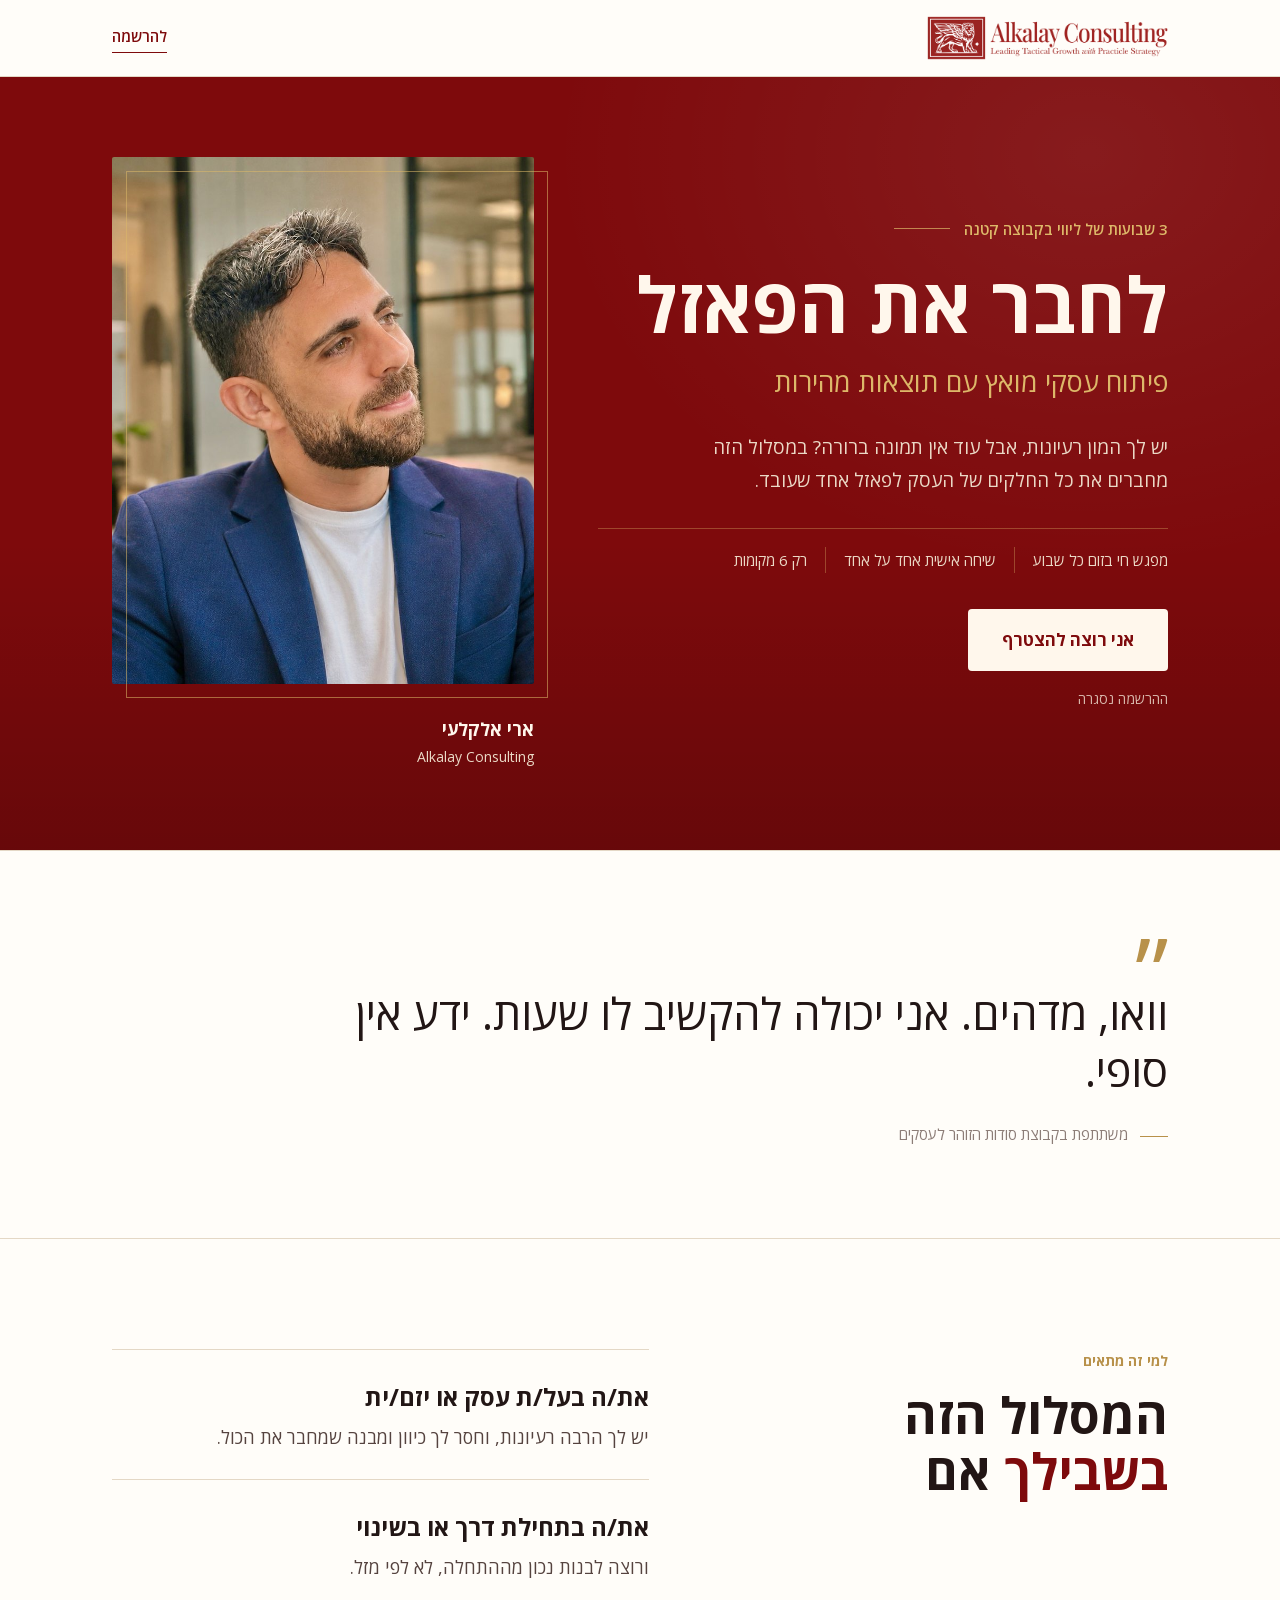
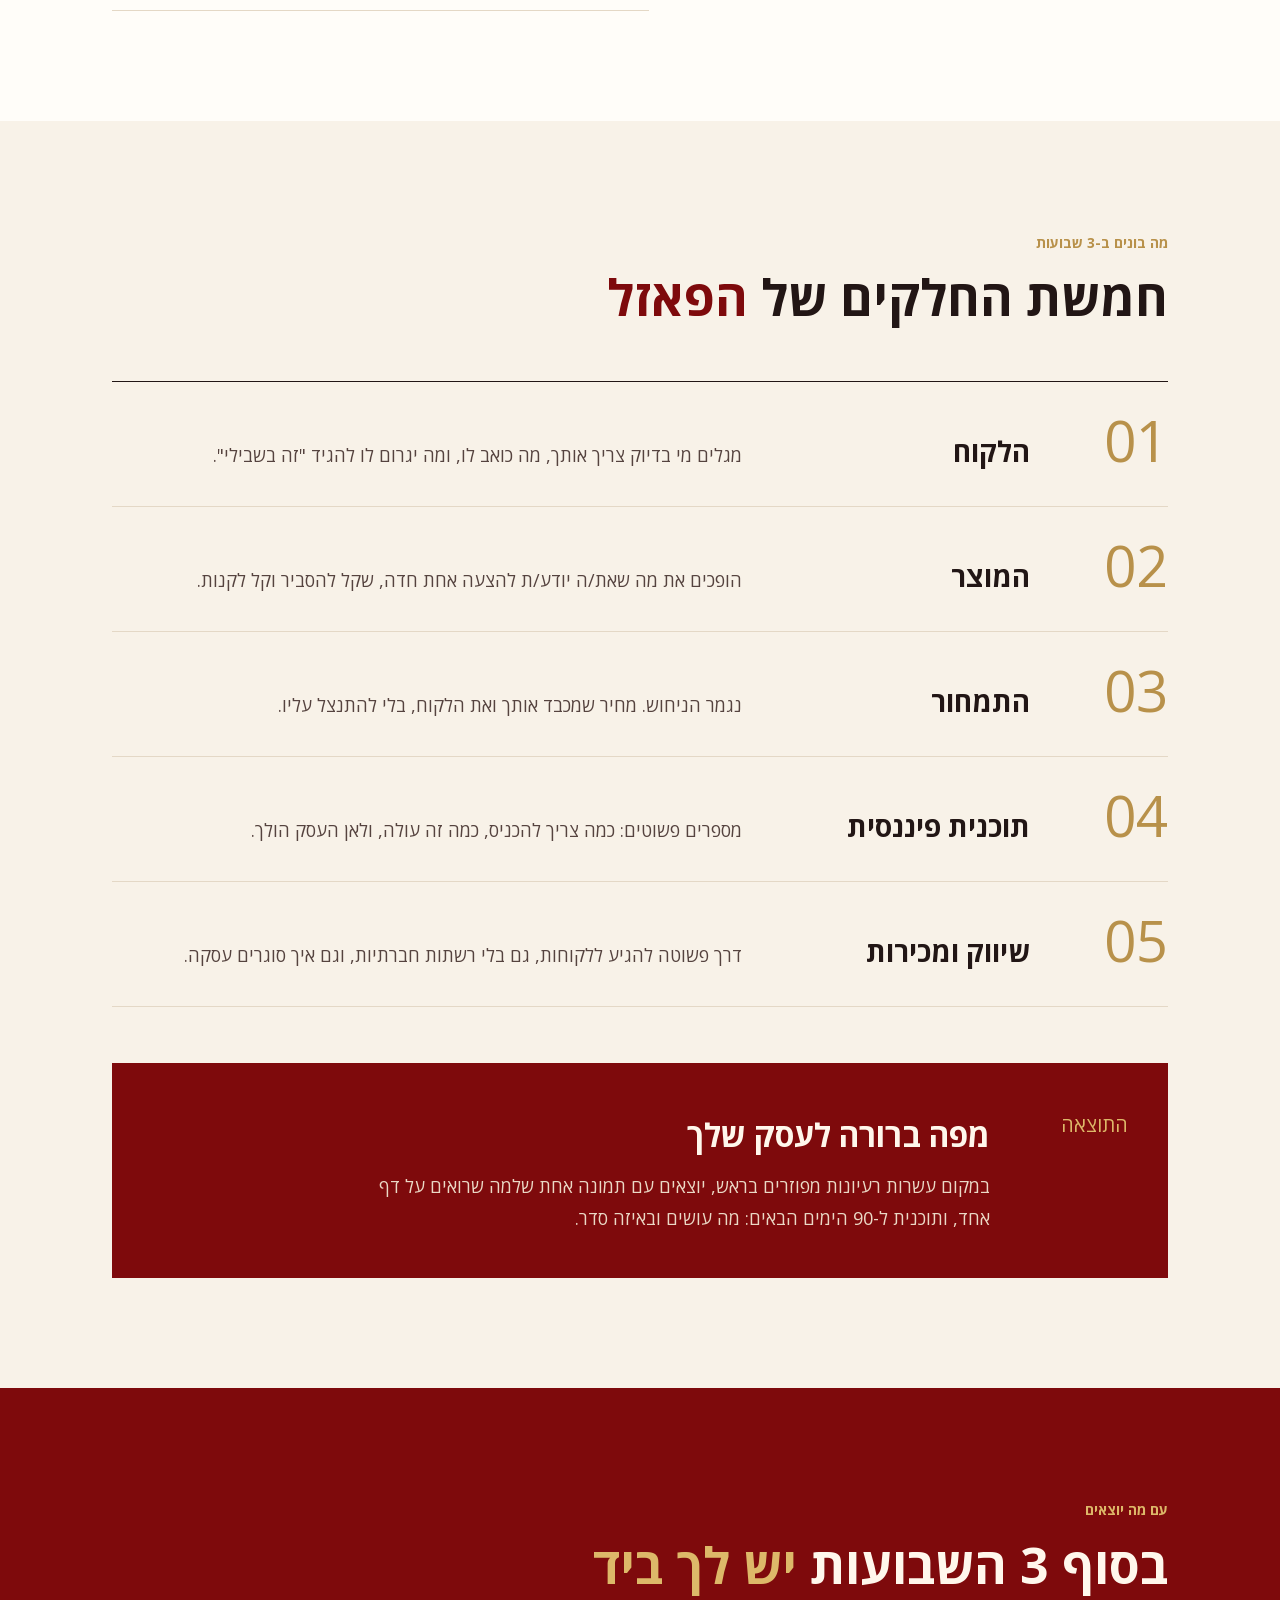
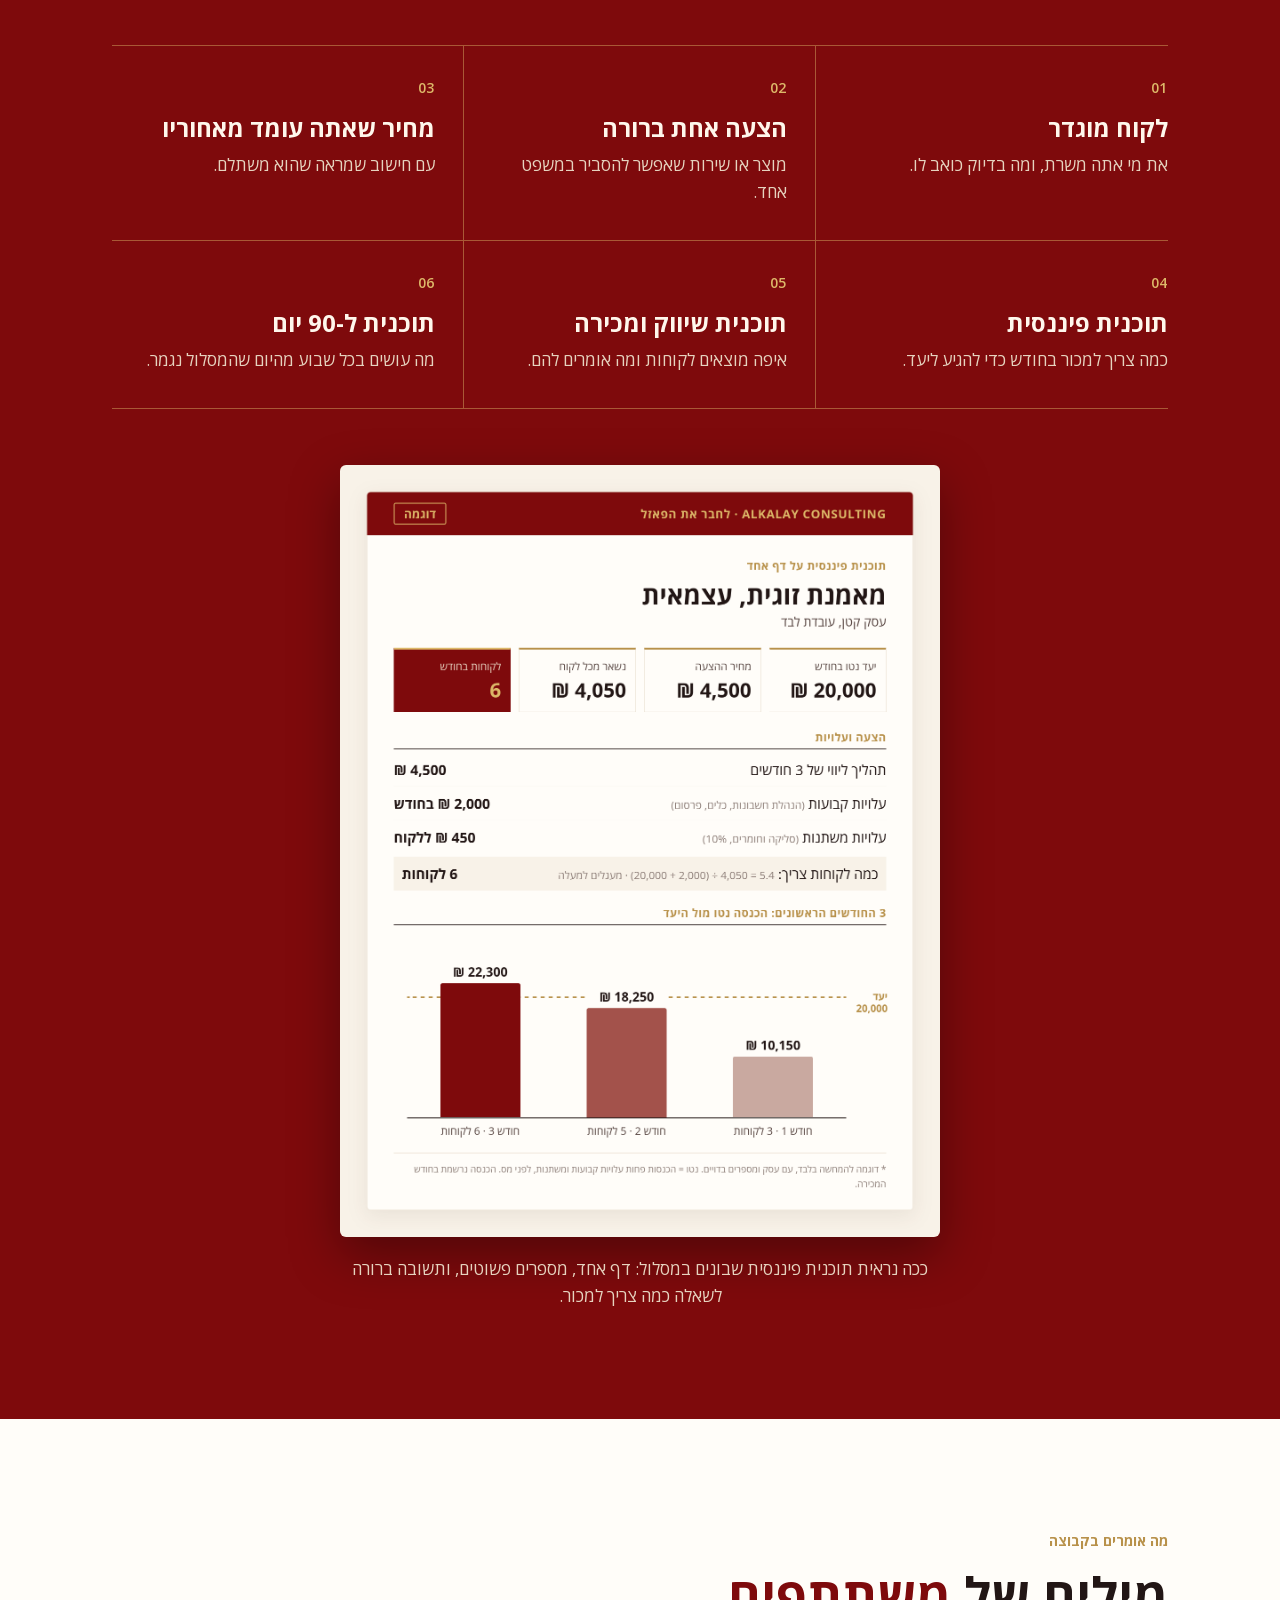
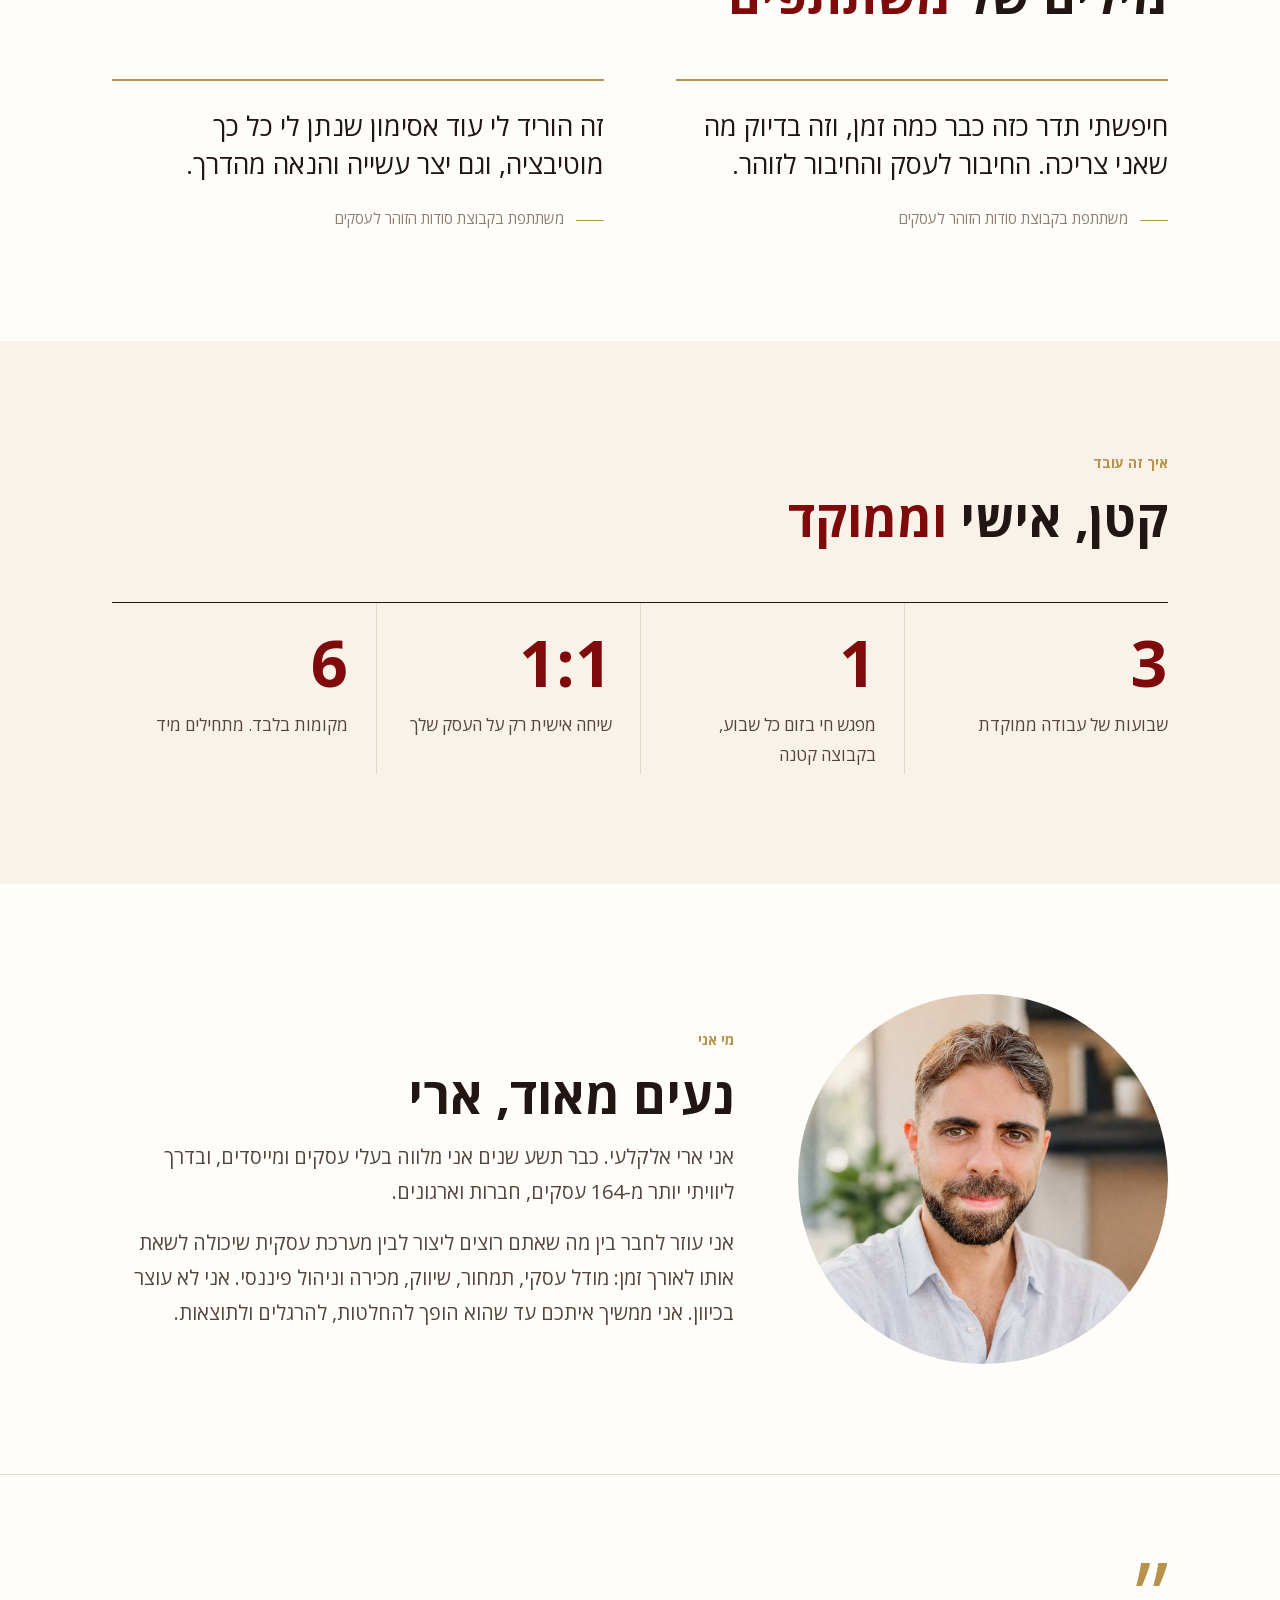
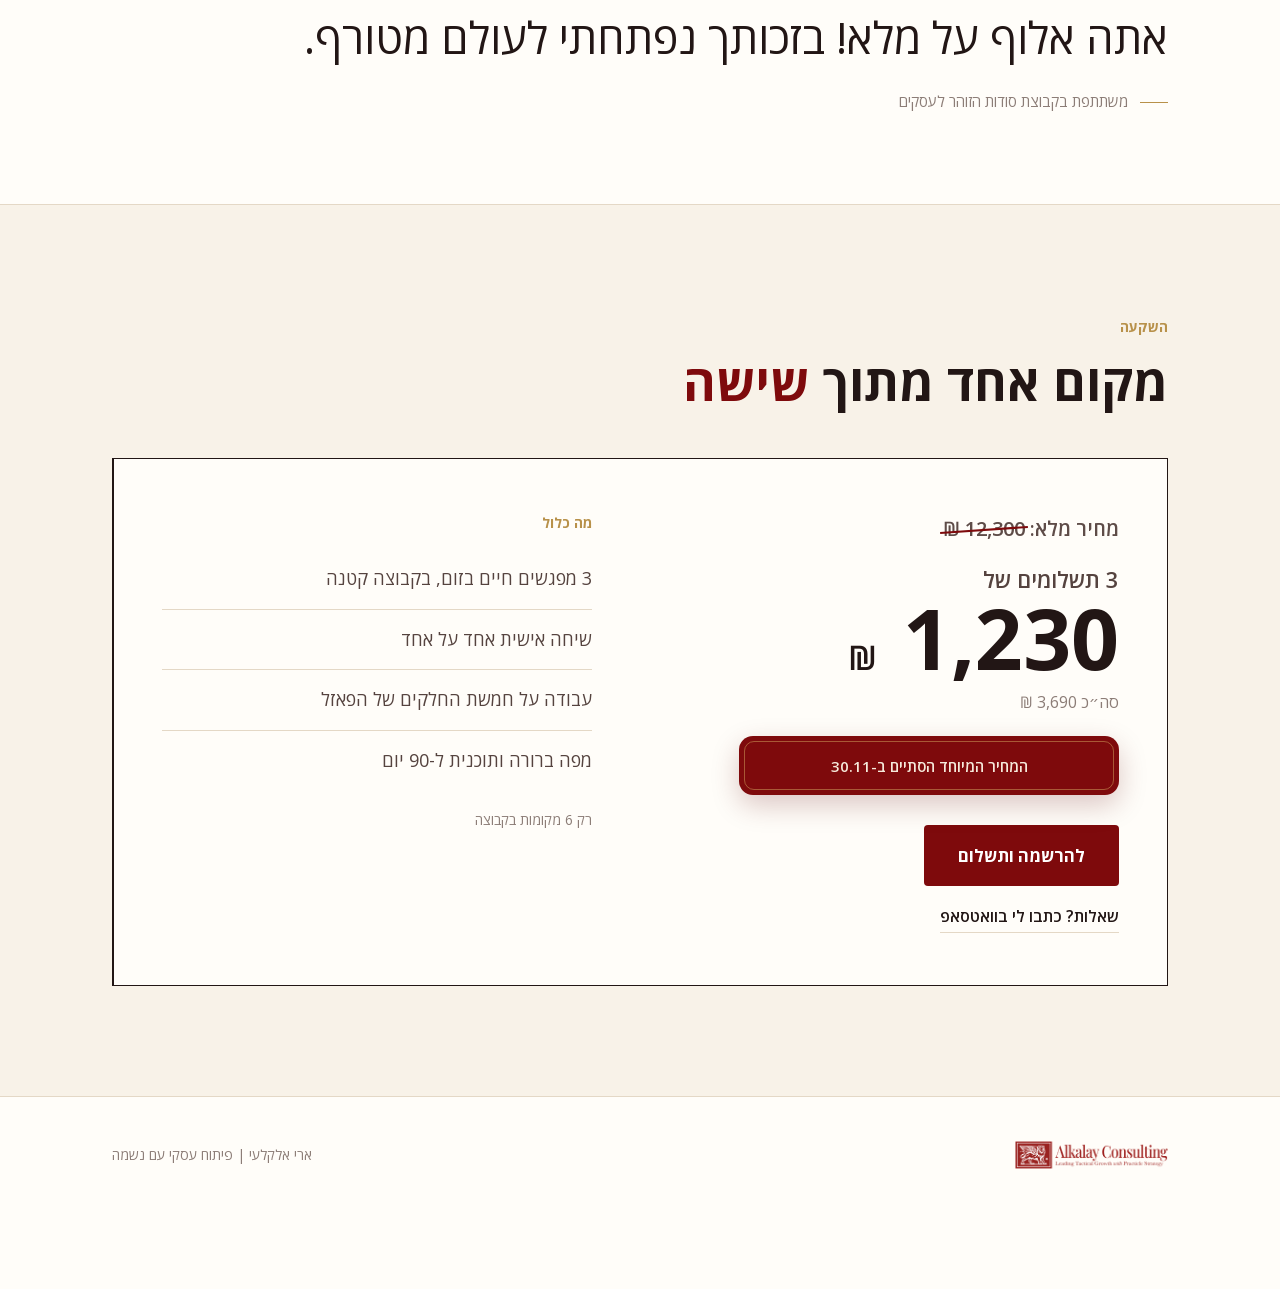
<file: index.html>
<!doctype html>
<html lang="he" dir="rtl">
<head>
<meta charset="utf-8">
<meta name="viewport" content="width=device-width, initial-scale=1">
<title>לחבר את הפאזל | מסלול של 3 שבועות | Alkalay Consulting</title>
<meta name="description" content="מסלול של 3 שבועות: לקוח, מוצר, תמחור, תוכנית פיננסית ותוכנית שיווק ומכירות. יוצאים עם מפה ברורה ותוכנית ל-90 הימים הבאים.">
<meta property="og:type" content="website">
<meta property="og:title" content="לחבר את הפאזל | מסלול של 3 שבועות">
<meta property="og:description" content="פיתוח עסקי מואץ עם תוצאות מהירות. קבוצה קטנה, ליווי אישי, רק 6 מקומות.">
<meta property="og:image" content="https://arihalkalay-star.github.io/puzzle/assets/og-cover.jpg">
<meta property="og:locale" content="he_IL">
<meta name="twitter:card" content="summary_large_image">
<meta name="theme-color" content="#7a090b">
<link rel="stylesheet" href="assets/fonts.css">
<style>
:root{
  --red:#7E0A0C; --red-d:#5A0507; --gold:#B8914A; --gold-l:#DDB869;
  --ink:#221615; --ink-2:#55433F; --muted:#8C7D77;
  --cream:#F8F2E8; --paper:#FFFDF9; --rule:#E4D8C6;
  --serif:"Open Sans",system-ui,sans-serif; --sans:"Open Sans",system-ui,sans-serif;
}
*{box-sizing:border-box;margin:0;padding:0}
html{scroll-behavior:smooth}
body{font-family:var(--sans);color:var(--ink);background:var(--paper);font-size:18px;line-height:1.75;-webkit-font-smoothing:antialiased}
a{color:inherit}
img{display:block;max-width:100%}
.wrap{max-width:1120px;margin:0 auto;padding:0 32px}
h1,h2,h3,.serif{font-family:var(--serif);font-weight:700;letter-spacing:0}

/* header */
.masthead{background:var(--paper);border-bottom:1px solid var(--rule)}
.masthead .wrap{display:flex;align-items:center;justify-content:space-between;height:76px}
.masthead img{height:44px;width:auto}
.masthead a.link{font-size:15px;font-weight:600;color:var(--red);text-decoration:none;border-bottom:1px solid currentColor;padding-bottom:2px}

/* hero */
.hero{background:var(--red);color:#F6EADB;position:relative}
.hero:before{content:"";position:absolute;inset:0;background:radial-gradient(ellipse 70% 90% at 85% 10%,rgba(255,255,255,.07),transparent 60%),linear-gradient(180deg,transparent 60%,rgba(0,0,0,.18));pointer-events:none}
.hero .wrap{display:grid;grid-template-columns:1.15fr .85fr;gap:64px;align-items:center;padding-top:80px;padding-bottom:80px;position:relative}
.kicker{font-size:15px;font-weight:600;color:var(--gold-l);display:flex;align-items:center;gap:14px;margin-bottom:22px}
.kicker:after{content:"";height:1px;width:56px;background:var(--gold-l);opacity:.7}
.hero h1{font-size:clamp(40px,6vw,76px);line-height:1.05;white-space:nowrap;color:#FFF7EC;font-weight:700}
.hero .sub{font-family:var(--serif);font-weight:500;font-size:clamp(21px,2.4vw,27px);color:var(--gold-l);margin-top:14px}
.hero .lead{font-size:19px;max-width:520px;margin-top:26px;color:#EBD9C6}
.facts{display:flex;flex-wrap:wrap;margin-top:30px;border-top:1px solid rgba(221,184,105,.35);padding-top:18px;font-size:15px;color:#EBD9C6}
.facts span{padding-left:18px;margin-left:18px;border-left:1px solid rgba(221,184,105,.35)}
.facts span:last-child{border:0;margin:0;padding:0}
.hero-actions{display:flex;align-items:center;gap:26px;margin-top:36px;flex-wrap:wrap}
.btn{display:inline-block;text-decoration:none;font-weight:700;font-size:17px;padding:16px 34px;border-radius:4px;transition:background .15s,transform .15s}
.btn-light{background:#FFF7EC;color:var(--red)}
.btn-light:hover{background:#fff}
.btn-red{background:var(--red);color:#fff}
.btn-red:hover{background:var(--red-d)}
.hero .price-hint{font-size:15px;color:#EBD9C6}
.hero .price-hint b{color:#fff;font-weight:700}
.portrait{position:relative}
.portrait img{width:100%;aspect-ratio:4/5;object-fit:cover;border-radius:2px;filter:saturate(.92)}
.portrait .frame{position:relative}
.portrait .frame:after{content:"";position:absolute;inset:14px -14px -14px 14px;border:1px solid var(--gold-l);opacity:.55;pointer-events:none}
.portrait figcaption{font-size:14px;color:#EBD9C6;margin-top:30px}
.portrait figcaption b{font-family:var(--serif);font-size:18px;color:#FFF7EC;display:block;font-weight:700}

/* sections */
.sec{padding:110px 0}
.sec.cream{background:var(--cream)}
.label{font-size:14px;font-weight:700;color:var(--gold);margin-bottom:14px}
.sec h2{font-size:clamp(32px,4.2vw,50px);line-height:1.12;max-width:720px}
.sec h2 em{font-style:normal;color:var(--red)}
.intro{font-size:20px;color:var(--ink-2);max-width:620px;margin-top:20px}
.split{display:grid;grid-template-columns:.9fr 1.1fr;gap:80px;align-items:start}

/* pull quote */
.pull{padding:90px 0;border-top:1px solid var(--rule);border-bottom:1px solid var(--rule)}
.pull blockquote{font-family:var(--serif);font-weight:500;font-size:clamp(28px,3.6vw,44px);line-height:1.3;max-width:900px;color:var(--ink)}
.pull blockquote:before{content:"”";display:block;font-family:var(--serif);color:var(--gold);font-size:96px;line-height:.6;height:44px}
.attr{margin-top:22px;font-size:15px;color:var(--muted)}
.attr:before{content:"";display:inline-block;width:28px;height:1px;background:var(--gold);vertical-align:middle;margin-left:12px}

/* who */
.who-list{list-style:none;border-top:1px solid var(--rule)}
.who-list li{padding:26px 0;border-bottom:1px solid var(--rule)}
.who-list h3{font-size:24px;margin-bottom:4px}
.who-list p{color:var(--ink-2)}

/* numbered */
.steps{list-style:none;margin-top:56px;border-top:1px solid var(--ink)}
.steps li{display:grid;grid-template-columns:110px 260px 1fr;gap:28px;align-items:baseline;padding:30px 0;border-bottom:1px solid var(--rule)}
.steps .n{font-family:var(--serif);font-size:56px;line-height:1;color:var(--gold);font-weight:500}
.steps h3{font-size:28px}
.steps p{color:var(--ink-2);font-size:18px}
.outcome{margin-top:56px;display:grid;grid-template-columns:110px 1fr;gap:28px;align-items:start;background:var(--red);color:#F6EADB;padding:44px 40px}
.outcome .n{font-family:var(--serif);font-size:20px;color:var(--gold-l)}
.outcome h3{font-size:32px;color:#FFF7EC;margin-bottom:8px}
.outcome p{color:#EBD9C6;max-width:640px}

/* quotes duo */
.duo{display:grid;grid-template-columns:1fr 1fr;gap:72px;margin-top:56px}
.duo blockquote{font-family:var(--serif);font-weight:500;font-size:27px;line-height:1.4;border-top:2px solid var(--gold);padding-top:26px}

/* how */
.how{display:grid;grid-template-columns:repeat(4,1fr);margin-top:56px;border-top:1px solid var(--ink)}
.how div{padding:28px 28px 4px;border-left:1px solid var(--rule)}
.how div:first-child{padding-right:0}
.how div:last-child{border-left:0}
.how .big{font-family:var(--serif);font-size:64px;line-height:1;color:var(--red);font-weight:700}
.how p{margin-top:14px;color:var(--ink-2);font-size:17px}

/* about */
.about{display:grid;grid-template-columns:370px 1fr;gap:64px;align-items:center}
.about img{width:100%;aspect-ratio:1;object-fit:cover;border-radius:50%}
.about p.label{font-size:14px;color:var(--gold);margin:0 0 14px}
.about p:not(.label){font-size:20px;color:var(--ink-2);margin-top:16px;max-width:620px}
.about .sig{font-family:var(--serif);font-size:24px;color:var(--ink);margin-top:20px}

/* price */
.offer{display:grid;grid-template-columns:1fr 1fr;gap:0;border:1px solid var(--ink);background:var(--paper)}
.offer > div{padding:52px 48px}
.offer .left{border-left:1px solid var(--ink)}
.offer .old{color:#5E4C48;font-size:20px;font-weight:600}
.offer .old s{text-decoration:none;position:relative;white-space:nowrap}
.offer .old s:after{content:"";position:absolute;left:-3px;right:-3px;top:54%;height:1.5px;background:var(--red);transform:rotate(-4deg)}
.offer .now{font-family:var(--serif);font-size:84px;line-height:1;color:var(--ink);margin-top:22px;font-weight:700}
.offer .now small{font-size:34px;font-weight:600;margin-right:4px}
.offer .now .pre{display:block;font-size:22px;font-weight:600;color:var(--ink-2);margin-bottom:6px}
.offer .total{font-size:16px;color:var(--muted);margin-top:8px}
.offer .when{color:var(--ink-2);margin-top:8px}
.offer ul{list-style:none;margin-top:4px}
.offer li{padding:14px 0;border-bottom:1px solid var(--rule);color:var(--ink-2)}
.offer li:last-child{border:0}
.offer .actions{margin-top:30px;display:flex;flex-direction:column;align-items:flex-start;gap:16px}
.offer .wa{font-size:16px;font-weight:600;color:var(--ink);text-decoration:none;border-bottom:1px solid var(--rule);padding-bottom:2px}
.offer .note{font-size:14px;color:var(--muted)}

footer{padding:44px 0 120px;border-top:1px solid var(--rule)}
footer .wrap{display:flex;justify-content:space-between;align-items:center;gap:20px;color:var(--muted);font-size:14px}
footer img{height:28px;width:auto}

.sticky{display:none}
@media (max-width:860px){
  body{font-size:17px}
  .wrap{padding:0 22px}
  .masthead .wrap{height:64px}
  .masthead img{height:26px}
  .hero .wrap{grid-template-columns:1fr;gap:40px;padding-top:48px;padding-bottom:56px}
  .portrait{max-width:280px}
  .facts{flex-direction:column;gap:6px}
  .facts span{border:0;margin:0;padding:0}
  .facts span:before{content:"";display:inline-block;width:14px;height:1px;background:var(--gold-l);vertical-align:middle;margin-left:10px}
  .portrait .frame:after{inset:10px -10px -10px 10px}
  .sec{padding:72px 0}
  .pull{padding:60px 0}
  .split,.duo,.about{grid-template-columns:1fr;gap:36px}
  .steps li{grid-template-columns:64px 1fr;gap:6px 18px;padding:24px 0}
  .steps .n{font-size:40px;grid-row:span 2}
  .steps h3{font-size:24px}
  .outcome{grid-template-columns:1fr;gap:6px;padding:32px 26px}
  .outcome h3{font-size:27px}
  .how{grid-template-columns:1fr 1fr}
  .how div{padding:24px 0 24px 18px;border-bottom:1px solid var(--rule)}
  .how div:nth-child(2n){border-left:0}
  .how div:nth-child(2n+1){padding-right:0}
  .how div:nth-child(2n){padding-right:18px;padding-left:0}
  .how .big{font-size:48px}
  .about img{width:220px}
  .offer{grid-template-columns:1fr}
  .offer > div{padding:36px 26px}
  .offer .left{border-left:0;border-top:1px solid var(--ink)}
  .offer .now{font-size:68px}
  footer .wrap{flex-direction:column;text-align:center}
  .sticky{display:block;transform:translateY(110%);transition:transform .25s;position:fixed;bottom:0;left:0;right:0;padding:10px 16px calc(10px + env(safe-area-inset-bottom));background:rgba(255,253,249,.94);backdrop-filter:blur(10px);-webkit-backdrop-filter:blur(10px);border-top:1px solid var(--rule);z-index:10}
  .sticky.on{transform:none}
  .sticky .btn{display:block;text-align:center}
  .scd{margin:6px 0 0;text-align:center;font-size:12px;line-height:1.3;color:#6b5a4a}
  .scd bdi{direction:ltr;unicode-bidi:isolate;font-variant-numeric:tabular-nums;font-feature-settings:"tnum";color:var(--red);font-weight:600}
}
.cd{margin:20px 0 8px;padding:20px 24px 18px;border-radius:14px;background:var(--red);color:#F6EADB;max-width:380px;text-align:center;box-shadow:0 10px 28px rgba(90,5,7,.22);position:relative}
.cd:before{content:"";position:absolute;inset:5px;border:1px solid rgba(221,184,105,.45);border-radius:10px;pointer-events:none}
.cd-t{font-size:15px;font-weight:600;color:#F6EADB;margin:0 0 2px;line-height:1.4}
.cd-date{display:block;font-family:var(--serif);font-size:24px;font-weight:700;color:var(--gold-l);line-height:1.3;margin:0 0 12px;letter-spacing:.5px}
.cd-n{display:flex;justify-content:center;align-items:flex-start;gap:6px;direction:rtl}
.cd-n span{flex:1 1 0;min-width:0;max-width:66px;display:flex;flex-direction:column;align-items:center;font-size:12px;color:rgba(246,234,219,.85);line-height:1.3}
.cd-n b{display:block;width:100%;padding:8px 0 6px;margin-bottom:6px;background:#FFFBF4;border-radius:8px;border-bottom:3px solid var(--gold);font-size:28px;font-weight:700;color:var(--red);line-height:1.1;font-variant-numeric:tabular-nums;font-feature-settings:"tnum"}
.cd-n i{font-style:normal;flex:0 0 auto;font-size:22px;font-weight:700;color:var(--gold-l);line-height:46px}
.cd.ended .cd-n,.cd.ended .cd-date{display:none}
.cd.ended .cd-t{margin:0}
.hcd{margin:16px 0 0;font-size:14px;color:rgba(246,234,219,.78);display:flex;align-items:baseline;gap:8px;flex-wrap:wrap}
.hcd b{font-weight:600;color:var(--gold-l);font-variant-numeric:tabular-nums;font-feature-settings:"tnum";letter-spacing:.3px}
.hcd b bdi{direction:ltr;unicode-bidi:isolate}
.hcd.ended b{display:none}
@media (max-width:400px){.cd{max-width:none;padding:18px 20px 16px}.cd-n b{font-size:24px}}
.sec.gets-sec{background:var(--red);color:#F6EADB}
.gets-sec .label{color:var(--gold-l)}
.gets-sec h2{color:#FFF7EC}.gets-sec h2 em{color:var(--gold-l)}
.gets{list-style:none;margin-top:52px;display:grid;grid-template-columns:repeat(3,1fr);border-top:1px solid rgba(221,184,105,.45)}
.gets li{padding:30px 0 34px 28px;border-bottom:1px solid rgba(221,184,105,.45)}
.gets li:not(:nth-child(3n+1)){padding-right:28px;border-right:1px solid rgba(221,184,105,.45)}
.gets .k{display:block;font-size:14px;font-weight:600;color:var(--gold-l);letter-spacing:.04em;margin-bottom:12px}
.gets h3{font-size:24px;color:#FFF7EC;line-height:1.3;margin-bottom:8px}
.gets p{color:#E6D3BF;font-size:17px;line-height:1.6}
@media(max-width:760px){.gets{grid-template-columns:1fr;margin-top:36px}.gets li,.gets li:not(:nth-child(3n+1)){padding:20px 0;border-right:0;display:grid;grid-template-columns:40px 1fr;column-gap:12px}.gets .k{grid-row:span 2;margin:4px 0 0;font-size:15px}.gets h3{font-size:21px;margin-bottom:2px}.gets p{font-size:16px}}
.plan{margin:56px auto 0;max-width:600px;text-align:center}
.plan img{width:100%;display:block;border-radius:6px;box-shadow:0 18px 50px rgba(0,0,0,.35)}
.plan figcaption{margin-top:18px;font-size:17px;color:#E6D3BF;line-height:1.6}
</style>
</head>
<body>

<header class="masthead">
  <div class="wrap">
    <img src="assets/logo.png" alt="Alkalay Consulting">
    <a class="link" href="#price">להרשמה</a>
  </div>
</header>

<section class="hero">
  <div class="wrap">
    <div>
      <div class="kicker">3 שבועות של ליווי בקבוצה קטנה</div>
      <h1>לחבר את הפאזל</h1>
      <p class="sub">פיתוח עסקי מואץ עם תוצאות מהירות</p>
      <p class="lead">יש לך המון רעיונות, אבל עוד אין תמונה ברורה? במסלול הזה מחברים את כל החלקים של העסק לפאזל אחד שעובד.</p>
      <div class="facts"><span>מפגש חי בזום כל שבוע</span><span>שיחה אישית אחד על אחד</span><span>רק 6 מקומות</span></div>
      <div class="hero-actions">
        <a class="btn btn-light" href="#price">אני רוצה להצטרף</a>
      </div>
      <p class="hcd" id="hcd"><span class="hcd-l">ההרשמה נסגרת:</span><b><span id="hcd-d"></span><bdi id="hcd-v"></bdi></b></p>
    </div>
    <figure class="portrait">
      <div class="frame"><img src="assets/ari.jpg" alt="ארי אלקלעי"></div>
      <figcaption><b>ארי אלקלעי</b>Alkalay Consulting</figcaption>
    </figure>
  </div>
</section>

<section class="pull">
  <div class="wrap">
    <blockquote>וואו, מדהים. אני יכולה להקשיב לו שעות. ידע אין סופי.</blockquote>
    <p class="attr">משתתפת בקבוצת סודות הזוהר לעסקים</p>
  </div>
</section>

<section class="sec">
  <div class="wrap split">
    <div>
      <p class="label">למי זה מתאים</p>
      <h2>המסלול הזה <em>בשבילך</em> אם</h2>
    </div>
    <ul class="who-list">
      <li><h3>את/ה בעל/ת עסק או יזם/ית</h3><p>יש לך הרבה רעיונות, וחסר לך כיוון ומבנה שמחבר את הכול.</p></li>
      <li><h3>את/ה בתחילת דרך או בשינוי</h3><p>ורוצה לבנות נכון מההתחלה, לא לפי מזל.</p></li>
    </ul>
  </div>
</section>

<section class="sec cream">
  <div class="wrap">
    <p class="label">מה בונים ב-3 שבועות</p>
    <h2>חמשת החלקים של <em>הפאזל</em></h2>
    <ol class="steps">
      <li><span class="n">01</span><h3>הלקוח</h3><p>מגלים מי בדיוק צריך אותך, מה כואב לו, ומה יגרום לו להגיד "זה בשבילי".</p></li>
      <li><span class="n">02</span><h3>המוצר</h3><p>הופכים את מה שאת/ה יודע/ת להצעה אחת חדה, שקל להסביר וקל לקנות.</p></li>
      <li><span class="n">03</span><h3>התמחור</h3><p>נגמר הניחוש. מחיר שמכבד אותך ואת הלקוח, בלי להתנצל עליו.</p></li>
      <li><span class="n">04</span><h3>תוכנית פיננסית</h3><p>מספרים פשוטים: כמה צריך להכניס, כמה זה עולה, ולאן העסק הולך.</p></li>
      <li><span class="n">05</span><h3>שיווק ומכירות</h3><p>דרך פשוטה להגיע ללקוחות, גם בלי רשתות חברתיות, וגם איך סוגרים עסקה.</p></li>
    </ol>
    <div class="outcome">
      <span class="n">התוצאה</span>
      <div><h3>מפה ברורה לעסק שלך</h3><p>במקום עשרות רעיונות מפוזרים בראש, יוצאים עם תמונה אחת שלמה שרואים על דף אחד, ותוכנית ל-90 הימים הבאים: מה עושים ובאיזה סדר.</p></div>
    </div>
  </div>
</section>

<section class="sec gets-sec" id="outcomes">
  <div class="wrap">
    <p class="label">עם מה יוצאים</p>
    <h2>בסוף 3 השבועות <em>יש לך ביד</em></h2>
    <ul class="gets">
      <li><span class="k">01</span><h3>לקוח מוגדר</h3><p>את מי אתה משרת, ומה בדיוק כואב לו.</p></li>
      <li><span class="k">02</span><h3>הצעה אחת ברורה</h3><p>מוצר או שירות שאפשר להסביר במשפט אחד.</p></li>
      <li><span class="k">03</span><h3>מחיר שאתה עומד מאחוריו</h3><p>עם חישוב שמראה שהוא משתלם.</p></li>
      <li><span class="k">04</span><h3>תוכנית פיננסית</h3><p>כמה צריך למכור בחודש כדי להגיע ליעד.</p></li>
      <li><span class="k">05</span><h3>תוכנית שיווק ומכירה</h3><p>איפה מוצאים לקוחות ומה אומרים להם.</p></li>
      <li><span class="k">06</span><h3>תוכנית ל-90 יום</h3><p>מה עושים בכל שבוע מהיום שהמסלול נגמר.</p></li>
    </ul>
    <figure class="plan">
      <img src="assets/financial-plan-sample.png" alt="דוגמה לתוכנית פיננסית על דף אחד" loading="lazy">
      <figcaption>ככה נראית תוכנית פיננסית שבונים במסלול: דף אחד, מספרים פשוטים, ותשובה ברורה לשאלה כמה צריך למכור.</figcaption>
    </figure>
  </div>
</section>

<section class="sec">
  <div class="wrap">
    <p class="label">מה אומרים בקבוצה</p>
    <h2>מילים של <em>משתתפים</em></h2>
    <div class="duo">
      <div><blockquote>חיפשתי תדר כזה כבר כמה זמן, וזה בדיוק מה שאני צריכה. החיבור לעסק והחיבור לזוהר.</blockquote><p class="attr">משתתפת בקבוצת סודות הזוהר לעסקים</p></div>
      <div><blockquote>זה הוריד לי עוד אסימון שנתן לי כל כך מוטיבציה, וגם יצר עשייה והנאה מהדרך.</blockquote><p class="attr">משתתפת בקבוצת סודות הזוהר לעסקים</p></div>
    </div>
  </div>
</section>

<section class="sec cream">
  <div class="wrap">
    <p class="label">איך זה עובד</p>
    <h2>קטן, אישי <em>וממוקד</em></h2>
    <div class="how">
      <div><span class="big">3</span><p>שבועות של עבודה ממוקדת</p></div>
      <div><span class="big">1</span><p>מפגש חי בזום כל שבוע, בקבוצה קטנה</p></div>
      <div><span class="big">1:1</span><p>שיחה אישית רק על העסק שלך</p></div>
      <div><span class="big">6</span><p>מקומות בלבד. מתחילים מיד</p></div>
    </div>
  </div>
</section>

<section class="sec">
  <div class="wrap about">
    <img src="assets/ari-about.jpg" alt="ארי אלקלעי">
    <div>
      <p class="label">מי אני</p>
      <h2>נעים מאוד, ארי</h2>
      <p>אני ארי אלקלעי. כבר תשע שנים אני מלווה בעלי עסקים ומייסדים, ובדרך ליוויתי יותר מ-164 עסקים, חברות וארגונים.</p>
      <p>אני עוזר לחבר בין מה שאתם רוצים ליצור לבין מערכת עסקית שיכולה לשאת אותו לאורך זמן: מודל עסקי, תמחור, שיווק, מכירה וניהול פיננסי. אני לא עוצר בכיוון. אני ממשיך איתכם עד שהוא הופך להחלטות, להרגלים ולתוצאות.</p>
    </div>
  </div>
</section>

<section class="pull">
  <div class="wrap">
    <blockquote>אתה אלוף על מלא! בזכותך נפתחתי לעולם מטורף.</blockquote>
    <p class="attr">משתתפת בקבוצת סודות הזוהר לעסקים</p>
  </div>
</section>

<section class="sec cream" id="price">
  <div class="wrap">
    <p class="label">השקעה</p>
    <h2 style="margin-bottom:48px">מקום אחד מתוך <em>שישה</em></h2>
    <div class="offer">
      <div>
        <p class="old">מחיר מלא: <s>12,300 ₪</s></p>
        <p class="now"><span class="pre">3 תשלומים של</span>1,230 <small>₪</small></p>
        <p class="total">סה״כ 3,690 ₪</p>
        <div class="cd" id="cd">
          <p class="cd-t">המחיר המיוחד שמור עד:</p>
          <span class="cd-date">30.11</span>
          <div class="cd-n"><span><b id="cd-d">00</b>ימים</span><i>:</i><span><b id="cd-h">00</b>שעות</span><i>:</i><span><b id="cd-m">00</b>דקות</span><i>:</i><span><b id="cd-s">00</b>שניות</span></div>
        </div>
        <div class="actions">
          <a class="btn btn-red" href="https://secure.cardcom.solutions/EA/EA5/tuMHTVX2Rke5K5cgdjAg6A/PaymentSP">להרשמה ותשלום</a>
          <a class="wa" href="https://wa.me/972523313827?text=%D7%94%D7%99%D7%99%20%D7%90%D7%A8%D7%99%2C%20%D7%99%D7%A9%20%D7%9C%D7%99%20%D7%A9%D7%90%D7%9C%D7%94%20%D7%A2%D7%9C%20%D7%94%D7%9E%D7%A1%D7%9C%D7%95%D7%9C%20%22%D7%9C%D7%97%D7%91%D7%A8%20%D7%90%D7%AA%20%D7%94%D7%A4%D7%90%D7%96%D7%9C%22" target="_blank" rel="noopener">שאלות? כתבו לי בוואטסאפ</a>
        </div>
      </div>
      <div class="left">
        <p class="label">מה כלול</p>
        <ul>
          <li>3 מפגשים חיים בזום, בקבוצה קטנה</li>
          <li>שיחה אישית אחד על אחד</li>
          <li>עבודה על חמשת החלקים של הפאזל</li>
          <li>מפה ברורה ותוכנית ל-90 יום</li>
        </ul>
        <p class="note" style="margin-top:18px">רק 6 מקומות בקבוצה</p>
      </div>
    </div>
  </div>
</section>

<footer>
  <div class="wrap">
    <img src="assets/logo.png" alt="Alkalay Consulting">
    <span>ארי אלקלעי | פיתוח עסקי עם נשמה</span>
  </div>
</footer>

<div class="sticky"><a class="btn btn-red" href="#price">להרשמה</a><p class="scd" id="scd">נסגר בעוד <span id="scd-d"></span><bdi id="scd-v"></bdi></p></div>

<script>
const st=document.querySelector('.sticky'),hero=document.querySelector('.hero'),pr=document.getElementById('price');
function f(){const y=hero.getBoundingClientRect().bottom<0,p=pr.getBoundingClientRect();st.classList.toggle('on',y&&!(p.top<innerHeight&&p.bottom>0));}
addEventListener('scroll',f,{passive:true});f();
</script>
<script>
(function(){var end=Date.parse('2026-11-30T23:59:00+02:00'),el=document.getElementById('cd');if(!el)return;
function p(n){return n<10?'0'+n:''+n}
function t(){var r=end-Date.now();if(r<=0){el.classList.add('ended');el.querySelector('.cd-t').textContent='המחיר המיוחד הסתיים ב-30.11';return clearInterval(i)}
var x=Math.floor(r/1000);document.getElementById('cd-d').textContent=p(Math.floor(x/86400));document.getElementById('cd-h').textContent=p(Math.floor(x%86400/3600));document.getElementById('cd-m').textContent=p(Math.floor(x%3600/60));document.getElementById('cd-s').textContent=p(x%60)}
var i=setInterval(t,1000);t()})();
(function(){var end=Date.parse('2026-11-30T23:59:00+02:00'),el=document.getElementById('hcd');if(!el)return;
function p(n){return n<10?'0'+n:''+n}
function t(){var r=end-Date.now();if(r<=0){el.classList.add('ended');el.querySelector('.hcd-l').textContent='ההרשמה נסגרה';return clearInterval(i)}
var x=Math.floor(r/1000),d=Math.floor(x/86400);document.getElementById('hcd-d').textContent=d?d+(d==1?' יום':' ימים')+' · ':'';document.getElementById('hcd-v').textContent=p(Math.floor(x%86400/3600))+':'+p(Math.floor(x%3600/60))+':'+p(x%60)}
var i=setInterval(t,1000);t()})();
</script>
<script>
(function(){var end=Date.parse('2026-11-30T23:59:00+02:00'),el=document.getElementById('scd');if(!el)return;
function p(n){return n<10?'0'+n:''+n}
function t(){var r=end-Date.now();if(r<=0){el.textContent='ההרשמה נסגרה';return clearInterval(i)}
var x=Math.floor(r/1000),d=Math.floor(x/86400);document.getElementById('scd-d').textContent=d?d+(d==1?' יום':' ימים')+' · ':'';document.getElementById('scd-v').textContent=p(Math.floor(x%86400/3600))+':'+p(Math.floor(x%3600/60))+':'+p(x%60)}
var i=setInterval(t,1000);t()})();
</script>
</body>
</html>
</file>
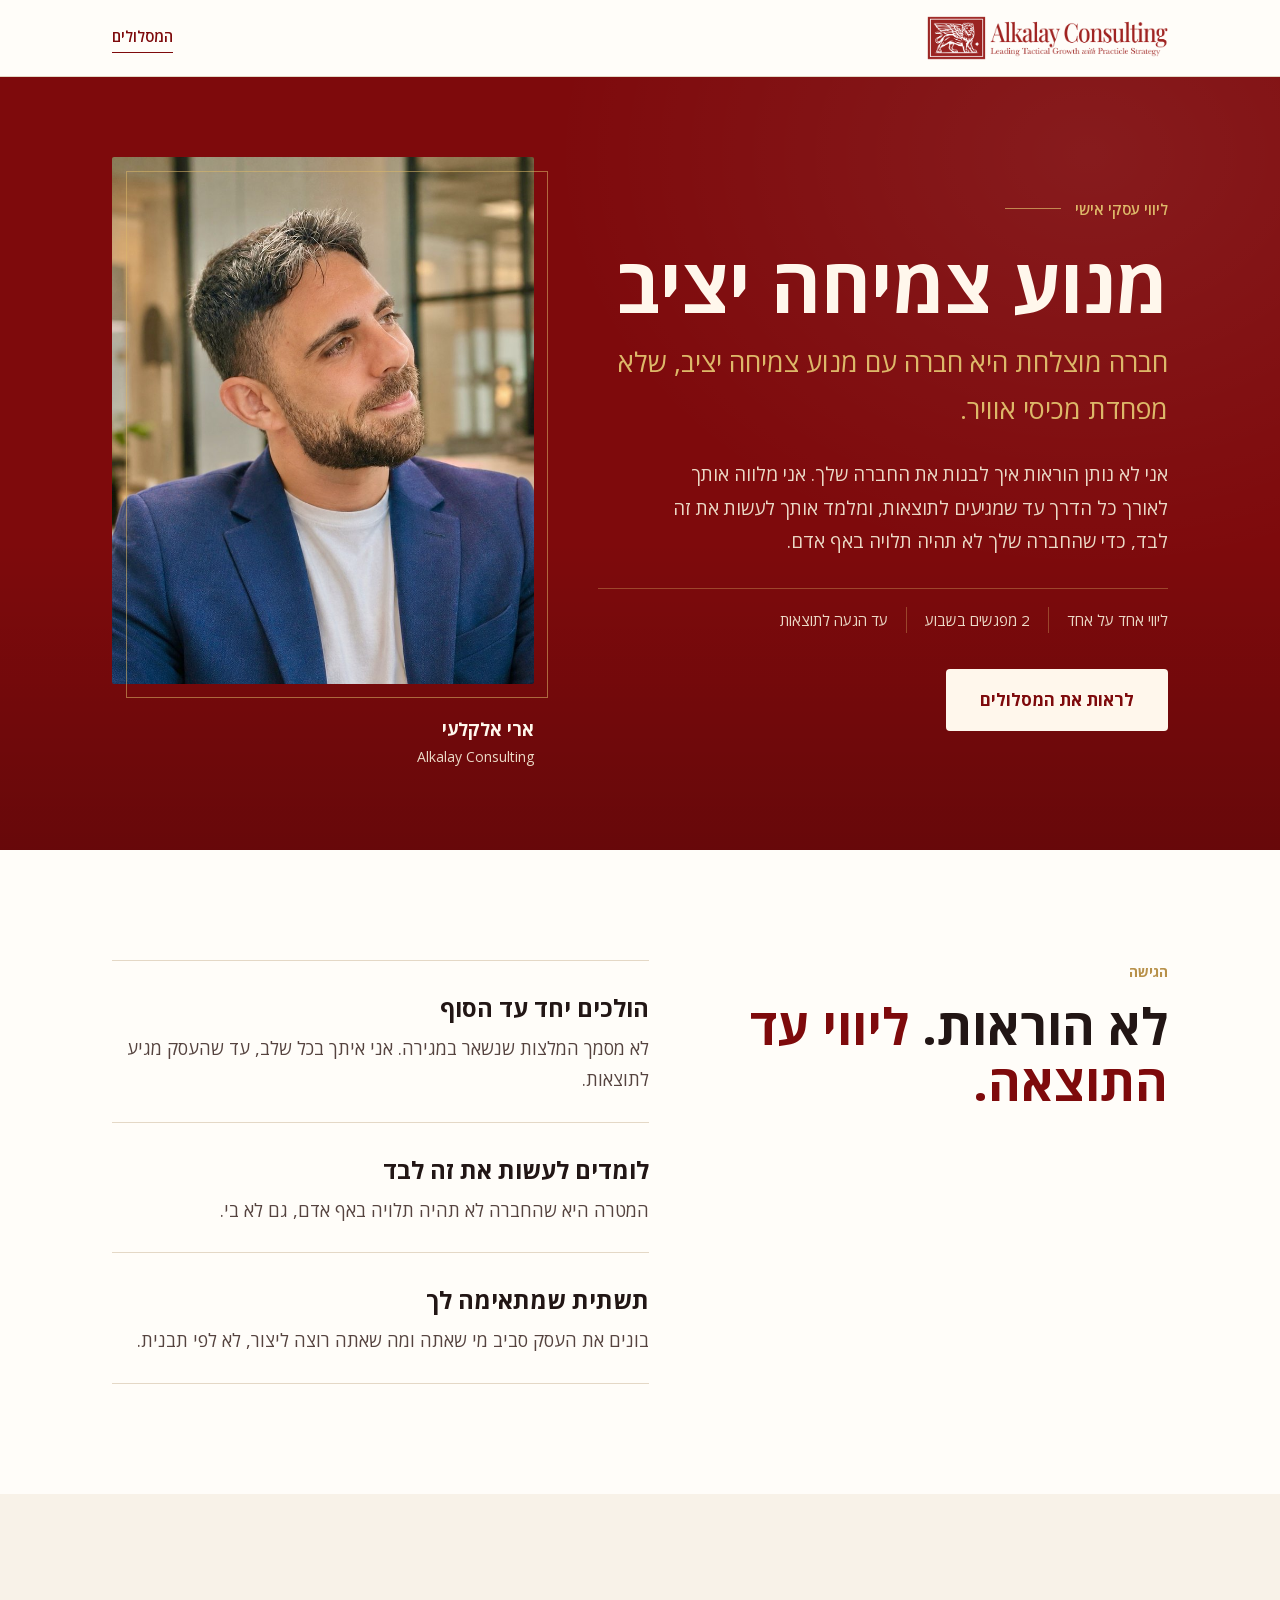
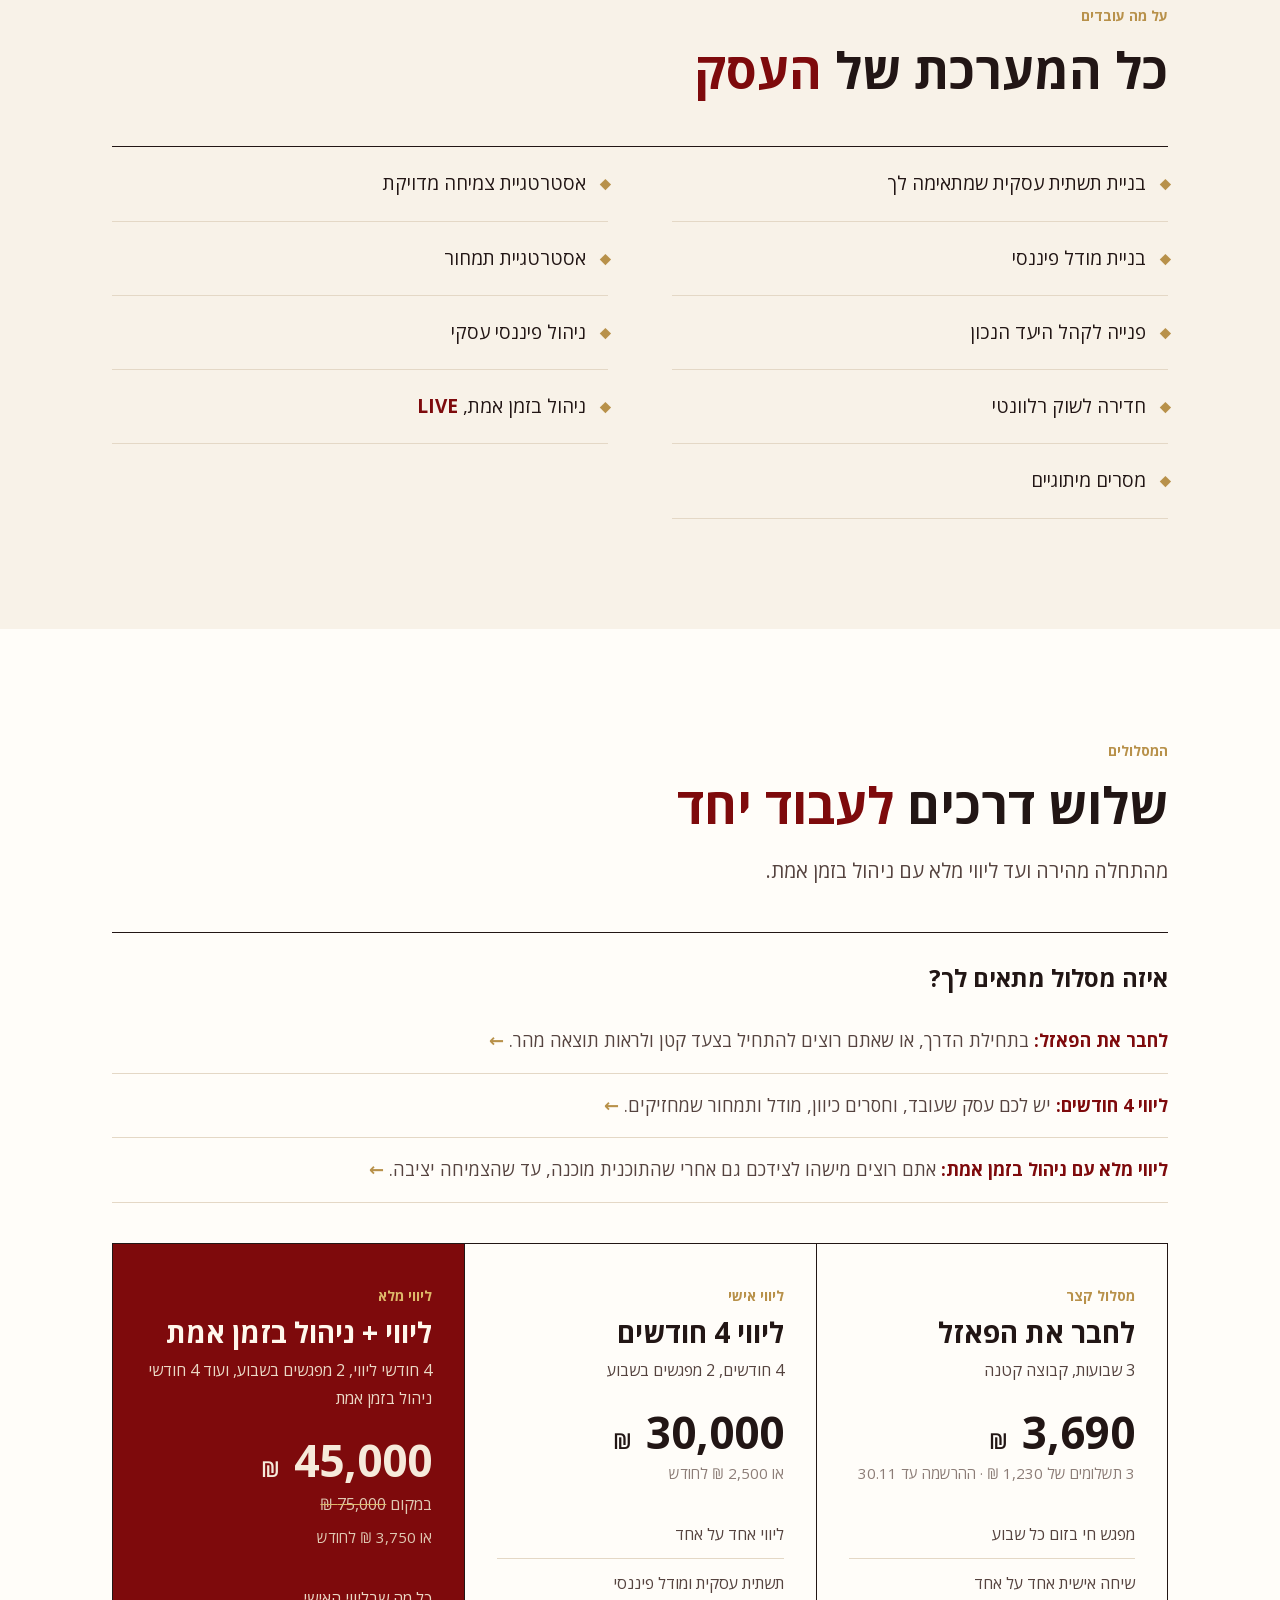
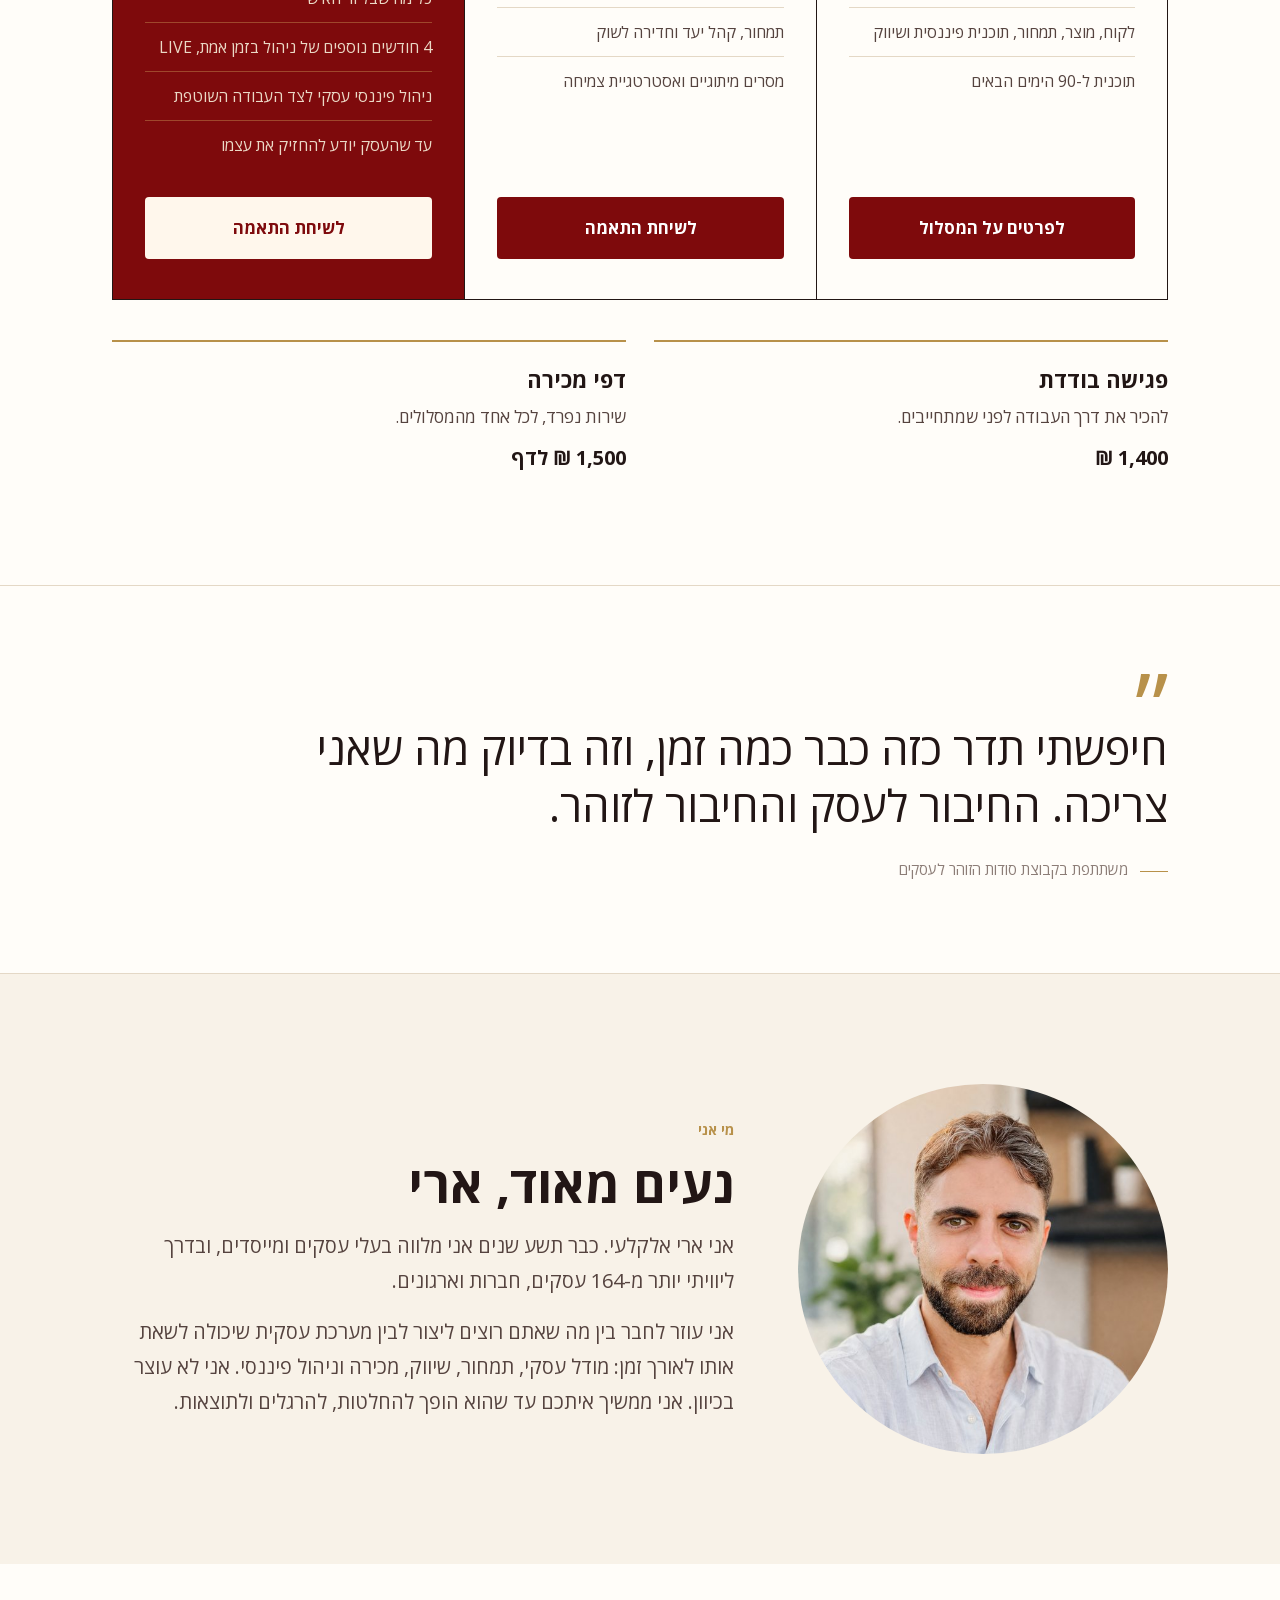
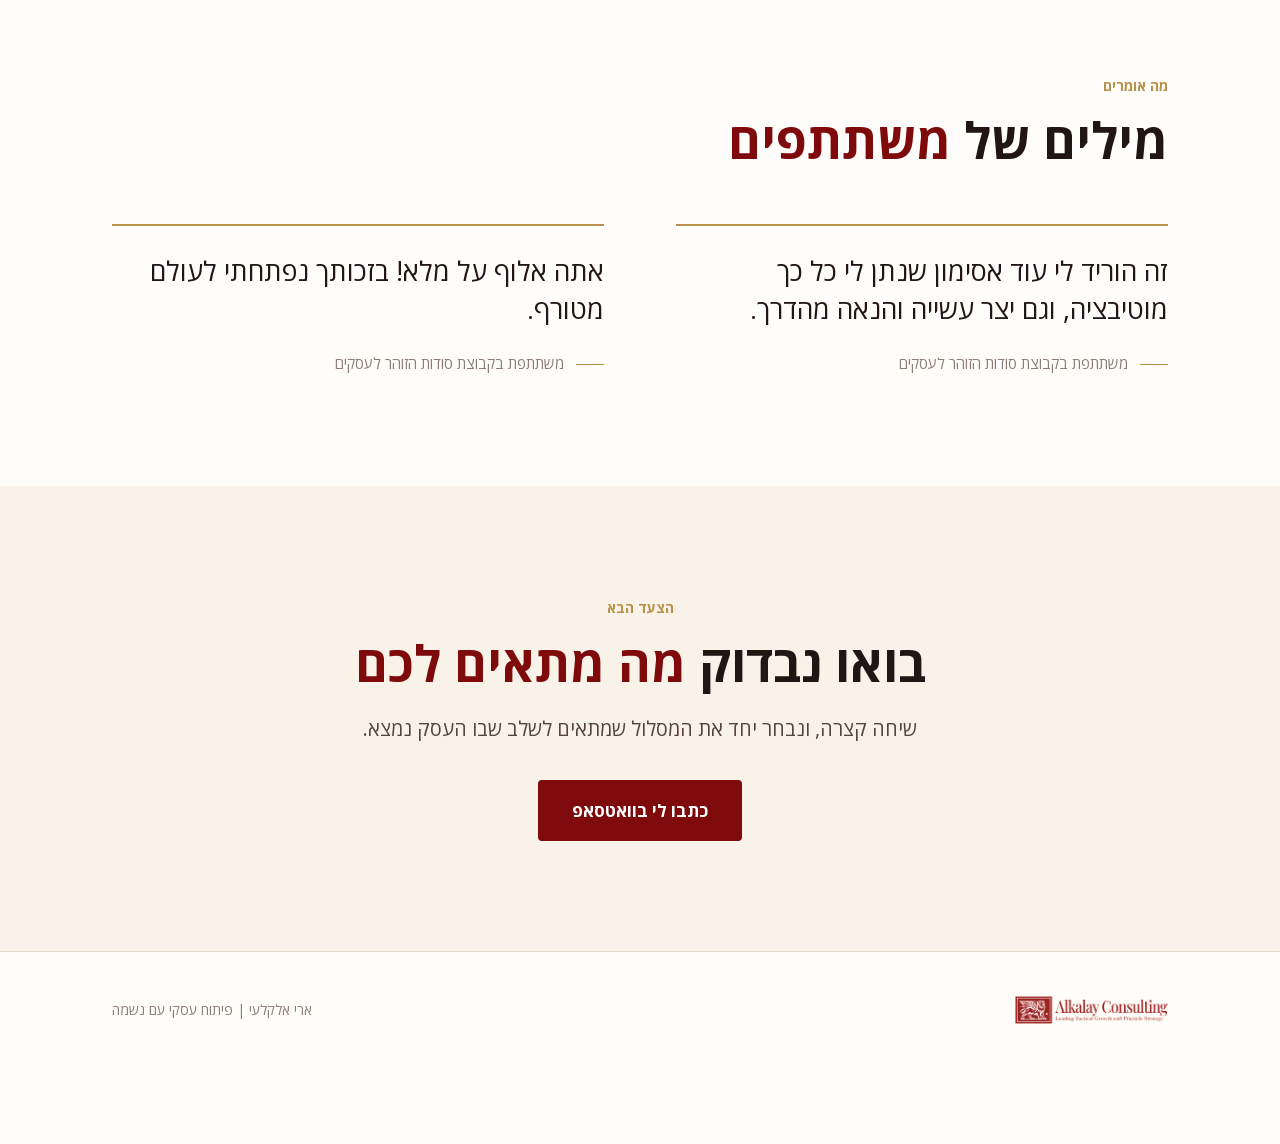
<file: mentoring/index.html>
<!doctype html>
<html lang="he" dir="rtl">
<head>
<meta charset="utf-8">
<meta name="viewport" content="width=device-width, initial-scale=1">
<title>ליווי עסקי אישי | Alkalay Consulting</title>
<meta name="description" content="ליווי אישי לפיתוח עסקי עם ארי אלקלעי: מודל עסקי, מודל פיננסי, תמחור, קהל יעד וחדירה לשוק, עד שמגיעים לתוצאות.">
<meta property="og:type" content="website">
<meta property="og:title" content="ליווי עסקי אישי | Alkalay Consulting">
<meta property="og:description" content="חברה מוצלחת היא חברה עם מנוע צמיחה יציב, שלא מפחדת מכיסי אוויר.">
<meta property="og:image" content="https://arihalkalay-star.github.io/puzzle/assets/og-cover.jpg">
<meta property="og:locale" content="he_IL">
<meta name="theme-color" content="#7a090b">
<link rel="stylesheet" href="../assets/fonts.css">
<style>
:root{
  --red:#7E0A0C; --red-d:#5A0507; --gold:#B8914A; --gold-l:#DDB869;
  --ink:#221615; --ink-2:#55433F; --muted:#8C7D77;
  --cream:#F8F2E8; --paper:#FFFDF9; --rule:#E4D8C6;
  --serif:"Open Sans",system-ui,sans-serif; --sans:"Open Sans",system-ui,sans-serif;
}
*{box-sizing:border-box;margin:0;padding:0}
html{scroll-behavior:smooth}
body{font-family:var(--sans);color:var(--ink);background:var(--paper);font-size:18px;line-height:1.75;-webkit-font-smoothing:antialiased}
a{color:inherit}
img{display:block;max-width:100%}
.wrap{max-width:1120px;margin:0 auto;padding:0 32px}
h1,h2,h3,.serif{font-family:var(--serif);font-weight:700;letter-spacing:0}

/* header */
.masthead{background:var(--paper);border-bottom:1px solid var(--rule)}
.masthead .wrap{display:flex;align-items:center;justify-content:space-between;height:76px}
.masthead img{height:44px;width:auto}
.masthead a.link{font-size:15px;font-weight:600;color:var(--red);text-decoration:none;border-bottom:1px solid currentColor;padding-bottom:2px}

/* hero */
.hero{background:var(--red);color:#F6EADB;position:relative}
.hero:before{content:"";position:absolute;inset:0;background:radial-gradient(ellipse 70% 90% at 85% 10%,rgba(255,255,255,.07),transparent 60%),linear-gradient(180deg,transparent 60%,rgba(0,0,0,.18));pointer-events:none}
.hero .wrap{display:grid;grid-template-columns:1.15fr .85fr;gap:64px;align-items:center;padding-top:80px;padding-bottom:80px;position:relative}
.kicker{font-size:15px;font-weight:600;color:var(--gold-l);display:flex;align-items:center;gap:14px;margin-bottom:22px}
.kicker:after{content:"";height:1px;width:56px;background:var(--gold-l);opacity:.7}
.hero h1{font-size:clamp(40px,6vw,76px);line-height:1.05;white-space:nowrap;color:#FFF7EC;font-weight:700}
.hero .sub{font-family:var(--serif);font-weight:500;font-size:clamp(21px,2.4vw,27px);color:var(--gold-l);margin-top:14px}
.hero .lead{font-size:19px;max-width:520px;margin-top:26px;color:#EBD9C6}
.facts{display:flex;flex-wrap:wrap;margin-top:30px;border-top:1px solid rgba(221,184,105,.35);padding-top:18px;font-size:15px;color:#EBD9C6}
.facts span{padding-left:18px;margin-left:18px;border-left:1px solid rgba(221,184,105,.35)}
.facts span:last-child{border:0;margin:0;padding:0}
.hero-actions{display:flex;align-items:center;gap:26px;margin-top:36px;flex-wrap:wrap}
.btn{display:inline-block;text-decoration:none;font-weight:700;font-size:17px;padding:16px 34px;border-radius:4px;transition:background .15s,transform .15s}
.btn-light{background:#FFF7EC;color:var(--red)}
.btn-light:hover{background:#fff}
.btn-red{background:var(--red);color:#fff}
.btn-red:hover{background:var(--red-d)}
.hero .price-hint{font-size:15px;color:#EBD9C6}
.hero .price-hint b{color:#fff;font-weight:700}
.portrait{position:relative}
.portrait img{width:100%;aspect-ratio:4/5;object-fit:cover;border-radius:2px;filter:saturate(.92)}
.portrait .frame{position:relative}
.portrait .frame:after{content:"";position:absolute;inset:14px -14px -14px 14px;border:1px solid var(--gold-l);opacity:.55;pointer-events:none}
.portrait figcaption{font-size:14px;color:#EBD9C6;margin-top:30px}
.portrait figcaption b{font-family:var(--serif);font-size:18px;color:#FFF7EC;display:block;font-weight:700}

/* sections */
.sec{padding:110px 0}
.sec.cream{background:var(--cream)}
.label{font-size:14px;font-weight:700;color:var(--gold);margin-bottom:14px}
.sec h2{font-size:clamp(32px,4.2vw,50px);line-height:1.12;max-width:720px}
.sec h2 em{font-style:normal;color:var(--red)}
.intro{font-size:20px;color:var(--ink-2);max-width:620px;margin-top:20px}
.split{display:grid;grid-template-columns:.9fr 1.1fr;gap:80px;align-items:start}

/* pull quote */
.pull{padding:90px 0;border-top:1px solid var(--rule);border-bottom:1px solid var(--rule)}
.pull blockquote{font-family:var(--serif);font-weight:500;font-size:clamp(28px,3.6vw,44px);line-height:1.3;max-width:900px;color:var(--ink)}
.pull blockquote:before{content:"”";display:block;font-family:var(--serif);color:var(--gold);font-size:96px;line-height:.6;height:44px}
.attr{margin-top:22px;font-size:15px;color:var(--muted)}
.attr:before{content:"";display:inline-block;width:28px;height:1px;background:var(--gold);vertical-align:middle;margin-left:12px}

/* who */
.who-list{list-style:none;border-top:1px solid var(--rule)}
.who-list li{padding:26px 0;border-bottom:1px solid var(--rule)}
.who-list h3{font-size:24px;margin-bottom:4px}
.who-list p{color:var(--ink-2)}

/* numbered */
.steps{list-style:none;margin-top:56px;border-top:1px solid var(--ink)}
.steps li{display:grid;grid-template-columns:110px 260px 1fr;gap:28px;align-items:baseline;padding:30px 0;border-bottom:1px solid var(--rule)}
.steps .n{font-family:var(--serif);font-size:56px;line-height:1;color:var(--gold);font-weight:500}
.steps h3{font-size:28px}
.steps p{color:var(--ink-2);font-size:18px}
.outcome{margin-top:56px;display:grid;grid-template-columns:110px 1fr;gap:28px;align-items:start;background:var(--red);color:#F6EADB;padding:44px 40px}
.outcome .n{font-family:var(--serif);font-size:20px;color:var(--gold-l)}
.outcome h3{font-size:32px;color:#FFF7EC;margin-bottom:8px}
.outcome p{color:#EBD9C6;max-width:640px}

/* quotes duo */
.duo{display:grid;grid-template-columns:1fr 1fr;gap:72px;margin-top:56px}
.duo blockquote{font-family:var(--serif);font-weight:500;font-size:27px;line-height:1.4;border-top:2px solid var(--gold);padding-top:26px}

/* how */
.how{display:grid;grid-template-columns:repeat(4,1fr);margin-top:56px;border-top:1px solid var(--ink)}
.how div{padding:28px 28px 4px;border-left:1px solid var(--rule)}
.how div:first-child{padding-right:0}
.how div:last-child{border-left:0}
.how .big{font-family:var(--serif);font-size:64px;line-height:1;color:var(--red);font-weight:700}
.how p{margin-top:14px;color:var(--ink-2);font-size:17px}

/* about */
.about{display:grid;grid-template-columns:370px 1fr;gap:64px;align-items:center}
.about img{width:100%;aspect-ratio:1;object-fit:cover;border-radius:50%}
.about p.label{font-size:14px;color:var(--gold);margin:0 0 14px}
.about p:not(.label){font-size:20px;color:var(--ink-2);margin-top:16px;max-width:620px}
.about .sig{font-family:var(--serif);font-size:24px;color:var(--ink);margin-top:20px}

/* price */
.offer{display:grid;grid-template-columns:1fr 1fr;gap:0;border:1px solid var(--ink);background:var(--paper)}
.offer > div{padding:52px 48px}
.offer .left{border-left:1px solid var(--ink)}
.offer .old{color:#5E4C48;font-size:20px;font-weight:600}
.offer .old s{text-decoration:none;position:relative;white-space:nowrap}
.offer .old s:after{content:"";position:absolute;left:-3px;right:-3px;top:54%;height:1.5px;background:var(--red);transform:rotate(-4deg)}
.offer .now{font-family:var(--serif);font-size:84px;line-height:1;color:var(--ink);margin-top:22px;font-weight:700}
.offer .now small{font-size:34px;font-weight:600;margin-right:4px}
.offer .now .pre{display:block;font-size:22px;font-weight:600;color:var(--ink-2);margin-bottom:6px}
.offer .total{font-size:16px;color:var(--muted);margin-top:8px}
.offer .when{color:var(--ink-2);margin-top:8px}
.offer ul{list-style:none;margin-top:4px}
.offer li{padding:14px 0;border-bottom:1px solid var(--rule);color:var(--ink-2)}
.offer li:last-child{border:0}
.offer .actions{margin-top:30px;display:flex;flex-direction:column;align-items:flex-start;gap:16px}
.offer .wa{font-size:16px;font-weight:600;color:var(--ink);text-decoration:none;border-bottom:1px solid var(--rule);padding-bottom:2px}
.offer .note{font-size:14px;color:var(--muted)}

footer{padding:44px 0 120px;border-top:1px solid var(--rule)}
footer .wrap{display:flex;justify-content:space-between;align-items:center;gap:20px;color:var(--muted);font-size:14px}
footer img{height:28px;width:auto}

.sticky{display:none}
@media (max-width:860px){
  body{font-size:17px}
  .wrap{padding:0 22px}
  .masthead .wrap{height:64px}
  .masthead img{height:26px}
  .hero .wrap{grid-template-columns:1fr;gap:40px;padding-top:48px;padding-bottom:56px}
  .portrait{max-width:280px}
  .facts{flex-direction:column;gap:6px}
  .facts span{border:0;margin:0;padding:0}
  .facts span:before{content:"";display:inline-block;width:14px;height:1px;background:var(--gold-l);vertical-align:middle;margin-left:10px}
  .portrait .frame:after{inset:10px -10px -10px 10px}
  .sec{padding:72px 0}
  .pull{padding:60px 0}
  .split,.duo,.about{grid-template-columns:1fr;gap:36px}
  .steps li{grid-template-columns:64px 1fr;gap:6px 18px;padding:24px 0}
  .steps .n{font-size:40px;grid-row:span 2}
  .steps h3{font-size:24px}
  .outcome{grid-template-columns:1fr;gap:6px;padding:32px 26px}
  .outcome h3{font-size:27px}
  .how{grid-template-columns:1fr 1fr}
  .how div{padding:24px 0 24px 18px;border-bottom:1px solid var(--rule)}
  .how div:nth-child(2n){border-left:0}
  .how div:nth-child(2n+1){padding-right:0}
  .how div:nth-child(2n){padding-right:18px;padding-left:0}
  .how .big{font-size:48px}
  .about img{width:220px}
  .offer{grid-template-columns:1fr}
  .offer > div{padding:36px 26px}
  .offer .left{border-left:0;border-top:1px solid var(--ink)}
  .offer .now{font-size:68px}
  footer .wrap{flex-direction:column;text-align:center}
  .sticky{display:block;transform:translateY(110%);transition:transform .25s;position:fixed;bottom:0;left:0;right:0;padding:10px 16px calc(10px + env(safe-area-inset-bottom));background:rgba(255,253,249,.94);backdrop-filter:blur(10px);-webkit-backdrop-filter:blur(10px);border-top:1px solid var(--rule);z-index:10}
  .sticky.on{transform:none}
  .sticky .btn{display:block;text-align:center}
  .scd{margin:6px 0 0;text-align:center;font-size:12px;line-height:1.3;color:#6b5a4a}
  .scd bdi{direction:ltr;unicode-bidi:isolate;font-variant-numeric:tabular-nums;font-feature-settings:"tnum";color:var(--red);font-weight:600}
}
.cd{margin:20px 0 8px;padding:20px 24px 18px;border-radius:14px;background:var(--red);color:#F6EADB;max-width:380px;text-align:center;box-shadow:0 10px 28px rgba(90,5,7,.22);position:relative}
.cd:before{content:"";position:absolute;inset:5px;border:1px solid rgba(221,184,105,.45);border-radius:10px;pointer-events:none}
.cd-t{font-size:15px;font-weight:600;color:#F6EADB;margin:0 0 2px;line-height:1.4}
.cd-date{display:block;font-family:var(--serif);font-size:24px;font-weight:700;color:var(--gold-l);line-height:1.3;margin:0 0 12px;letter-spacing:.5px}
.cd-n{display:flex;justify-content:center;align-items:flex-start;gap:6px;direction:rtl}
.cd-n span{flex:1 1 0;min-width:0;max-width:66px;display:flex;flex-direction:column;align-items:center;font-size:12px;color:rgba(246,234,219,.85);line-height:1.3}
.cd-n b{display:block;width:100%;padding:8px 0 6px;margin-bottom:6px;background:#FFFBF4;border-radius:8px;border-bottom:3px solid var(--gold);font-size:28px;font-weight:700;color:var(--red);line-height:1.1;font-variant-numeric:tabular-nums;font-feature-settings:"tnum"}
.cd-n i{font-style:normal;flex:0 0 auto;font-size:22px;font-weight:700;color:var(--gold-l);line-height:46px}
.cd.ended .cd-n,.cd.ended .cd-date{display:none}
.cd.ended .cd-t{margin:0}
.hcd{margin:16px 0 0;font-size:14px;color:rgba(246,234,219,.78);display:flex;align-items:baseline;gap:8px;flex-wrap:wrap}
.hcd b{font-weight:600;color:var(--gold-l);font-variant-numeric:tabular-nums;font-feature-settings:"tnum";letter-spacing:.3px}
.hcd b bdi{direction:ltr;unicode-bidi:isolate}
.hcd.ended b{display:none}
@media (max-width:400px){.cd{max-width:none;padding:18px 20px 16px}.cd-n b{font-size:24px}}
.sec.gets-sec{background:var(--red);color:#F6EADB}
.gets-sec .label{color:var(--gold-l)}
.gets-sec h2{color:#FFF7EC}.gets-sec h2 em{color:var(--gold-l)}
.gets{list-style:none;margin-top:52px;display:grid;grid-template-columns:repeat(3,1fr);border-top:1px solid rgba(221,184,105,.45)}
.gets li{padding:30px 0 34px 28px;border-bottom:1px solid rgba(221,184,105,.45)}
.gets li:not(:nth-child(3n+1)){padding-right:28px;border-right:1px solid rgba(221,184,105,.45)}
.gets .k{display:block;font-size:14px;font-weight:600;color:var(--gold-l);letter-spacing:.04em;margin-bottom:12px}
.gets h3{font-size:24px;color:#FFF7EC;line-height:1.3;margin-bottom:8px}
.gets p{color:#E6D3BF;font-size:17px;line-height:1.6}
@media(max-width:760px){.gets{grid-template-columns:1fr;margin-top:36px}.gets li,.gets li:not(:nth-child(3n+1)){padding:20px 0;border-right:0;display:grid;grid-template-columns:40px 1fr;column-gap:12px}.gets .k{grid-row:span 2;margin:4px 0 0;font-size:15px}.gets h3{font-size:21px;margin-bottom:2px}.gets p{font-size:16px}}
.plan{margin:56px auto 0;max-width:600px;text-align:center}
.plan img{width:100%;display:block;border-radius:6px;box-shadow:0 18px 50px rgba(0,0,0,.35)}
.plan figcaption{margin-top:18px;font-size:17px;color:#E6D3BF;line-height:1.6}

.tracks{display:grid;grid-template-columns:1fr 1fr 1fr;gap:0;margin-top:56px;border:1px solid var(--ink);background:var(--paper)}
.track{padding:40px 32px;display:flex;flex-direction:column;border-left:1px solid var(--ink)}
.track:last-child{border-left:0}
.track.feat{background:var(--red);color:#F6EADB}
.track .tag{font-size:14px;font-weight:700;color:var(--gold)}
.track.feat .tag{color:var(--gold-l)}
.track h3{font-size:28px;margin-top:8px;line-height:1.2}
.track.feat h3{color:#FFF7EC}
.track .dur{color:var(--ink-2);margin-top:6px;font-size:16px}
.track.feat .dur{color:#EBD9C6}
.track .price{font-size:44px;font-weight:700;line-height:1;margin-top:26px}
.track .price small{font-size:22px;font-weight:600;margin-right:3px}
.track .old{font-size:16px;color:var(--muted);margin-top:8px}
.track.feat .old{color:#E0C9B3}
.track .old s{text-decoration-color:var(--red)}
.track.feat .old s{text-decoration-color:var(--gold-l)}
.track .pay{font-size:15px;color:var(--muted);margin-top:6px}
.track.feat .pay{color:#E0C9B3}
.track ul{list-style:none;margin:24px 0 28px;flex:1}
.track li{padding:10px 0;border-bottom:1px solid var(--rule);font-size:16px;color:var(--ink-2)}
.track.feat li{border-color:rgba(221,184,105,.35);color:#EBD9C6}
.track li:last-child{border:0}
.track .btn{text-align:center}
.svc{display:grid;grid-template-columns:1fr 1fr;gap:0 64px;list-style:none;margin-top:48px;border-top:1px solid var(--ink)}
.svc li{padding:20px 0;border-bottom:1px solid var(--rule);font-size:19px;display:flex;gap:14px;align-items:baseline}
.svc li:before{content:"";flex:0 0 8px;height:8px;background:var(--gold);transform:rotate(45deg) translateY(-2px)}
.svc li b{color:var(--red)}
.extras{display:grid;grid-template-columns:1fr 1fr;gap:28px;margin-top:40px}
.extras div{border-top:2px solid var(--gold);padding-top:18px}
.extras h3{font-size:22px}
.extras p{color:var(--ink-2);font-size:17px;margin-top:4px}
.extras .p{font-weight:700;color:var(--ink);font-size:20px;margin-top:8px}
.cta-final{text-align:center}
.cta-final h2{margin:0 auto}
.cta-final .intro{margin:20px auto 0}
.cta-final .btn{margin-top:34px}
@media (max-width:860px){
 .tracks{grid-template-columns:1fr}
 .track{border-left:0;border-bottom:1px solid var(--ink);padding:32px 24px}
 .track:last-child{border-bottom:0}
 .svc{grid-template-columns:1fr}
 .extras{grid-template-columns:1fr}
 .hero h1{white-space:normal}
}
.fit{margin-top:44px;border-top:1px solid var(--ink)}
.fit h3{font-size:24px;padding-top:24px}
.fit ul{list-style:none;margin-top:10px}
.fit li{border-bottom:1px solid var(--rule)}
.fit a{display:block;padding:16px 0;text-decoration:none;color:var(--ink-2);font-size:18px}
.fit a:after{content:" ←";color:var(--gold);font-weight:700}
.fit a:hover b{text-decoration:underline}
.fit b{color:var(--red)}
.track{scroll-margin-top:20px}
.fit + .tracks{margin-top:40px}
</style>
</head>
<body>

<header class="masthead">
  <div class="wrap">
    <img src="../assets/logo.png" alt="Alkalay Consulting">
    <a class="link" href="#tracks">המסלולים</a>
  </div>
</header>

<section class="hero">
  <div class="wrap">
    <div>
      <div class="kicker">ליווי עסקי אישי</div>
      <h1>מנוע צמיחה יציב</h1>
      <p class="sub">חברה מוצלחת היא חברה עם מנוע צמיחה יציב, שלא מפחדת מכיסי אוויר.</p>
      <p class="lead">אני לא נותן הוראות איך לבנות את החברה שלך. אני מלווה אותך לאורך כל הדרך עד שמגיעים לתוצאות, ומלמד אותך לעשות את זה לבד, כדי שהחברה שלך לא תהיה תלויה באף אדם.</p>
      <div class="facts"><span>ליווי אחד על אחד</span><span>2 מפגשים בשבוע</span><span>עד הגעה לתוצאות</span></div>
      <div class="hero-actions">
        <a class="btn btn-light" href="#tracks">לראות את המסלולים</a>
      </div>
    </div>
    <figure class="portrait">
      <div class="frame"><img src="../assets/ari.jpg" alt="ארי אלקלעי"></div>
      <figcaption><b>ארי אלקלעי</b>Alkalay Consulting</figcaption>
    </figure>
  </div>
</section>

<section class="sec">
  <div class="wrap split">
    <div>
      <p class="label">הגישה</p>
      <h2>לא הוראות. <em>ליווי עד התוצאה.</em></h2>
    </div>
    <ul class="who-list">
      <li><h3>הולכים יחד עד הסוף</h3><p>לא מסמך המלצות שנשאר במגירה. אני איתך בכל שלב, עד שהעסק מגיע לתוצאות.</p></li>
      <li><h3>לומדים לעשות את זה לבד</h3><p>המטרה היא שהחברה לא תהיה תלויה באף אדם, גם לא בי.</p></li>
      <li><h3>תשתית שמתאימה לך</h3><p>בונים את העסק סביב מי שאתה ומה שאתה רוצה ליצור, לא לפי תבנית.</p></li>
    </ul>
  </div>
</section>

<section class="sec cream">
  <div class="wrap">
    <p class="label">על מה עובדים</p>
    <h2>כל המערכת של <em>העסק</em></h2>
    <ul class="svc">
      <li>בניית תשתית עסקית שמתאימה לך</li>
      <li>אסטרטגיית צמיחה מדויקת</li>
      <li>בניית מודל פיננסי</li>
      <li>אסטרטגיית תמחור</li>
      <li>פנייה לקהל היעד הנכון</li>
      <li>ניהול פיננסי עסקי</li>
      <li>חדירה לשוק רלוונטי</li>
      <li><span>ניהול בזמן אמת, <b>LIVE</b></span></li>
      <li>מסרים מיתוגיים</li>
    </ul>
  </div>
</section>

<section class="sec" id="tracks">
  <div class="wrap">
    <p class="label">המסלולים</p>
    <h2>שלוש דרכים <em>לעבוד יחד</em></h2>
    <p class="intro">מהתחלה מהירה ועד ליווי מלא עם ניהול בזמן אמת.</p>
    <div class="fit">
      <h3>איזה מסלול מתאים לך?</h3>
      <ul>
        <li><a href="#t-puzzle"><b>לחבר את הפאזל:</b> בתחילת הדרך, או שאתם רוצים להתחיל בצעד קטן ולראות תוצאה מהר.</a></li>
        <li><a href="#t-4m"><b>ליווי 4 חודשים:</b> יש לכם עסק שעובד, וחסרים כיוון, מודל ותמחור שמחזיקים.</a></li>
        <li><a href="#t-full"><b>ליווי מלא עם ניהול בזמן אמת:</b> אתם רוצים מישהו לצידכם גם אחרי שהתוכנית מוכנה, עד שהצמיחה יציבה.</a></li>
      </ul>
    </div>
    <div class="tracks">
      <div class="track" id="t-puzzle">
        <span class="tag">מסלול קצר</span>
        <h3>לחבר את הפאזל</h3>
        <p class="dur">3 שבועות, קבוצה קטנה</p>
        <p class="price">3,690 <small>₪</small></p>
        <p class="pay">3 תשלומים של 1,230 ₪ · ההרשמה עד 30.11</p>
        <ul>
          <li>מפגש חי בזום כל שבוע</li>
          <li>שיחה אישית אחד על אחד</li>
          <li>לקוח, מוצר, תמחור, תוכנית פיננסית ושיווק</li>
          <li>תוכנית ל-90 הימים הבאים</li>
        </ul>
        <a class="btn btn-red" href="https://arihalkalay-star.github.io/puzzle/">לפרטים על המסלול</a>
      </div>
      <div class="track" id="t-4m">
        <span class="tag">ליווי אישי</span>
        <h3>ליווי 4 חודשים</h3>
        <p class="dur">4 חודשים, 2 מפגשים בשבוע</p>
        <p class="price">30,000 <small>₪</small></p>
        <p class="pay">או 2,500 ₪ לחודש</p>
        <ul>
          <li>ליווי אחד על אחד</li>
          <li>תשתית עסקית ומודל פיננסי</li>
          <li>תמחור, קהל יעד וחדירה לשוק</li>
          <li>מסרים מיתוגיים ואסטרטגיית צמיחה</li>
        </ul>
        <a class="btn btn-red" href="https://wa.me/972523313827?text=%D7%94%D7%99%D7%99%20%D7%90%D7%A8%D7%99%2C%20%D7%90%D7%A9%D7%9E%D7%97%20%D7%9C%D7%A9%D7%9E%D7%95%D7%A2%20%D7%A2%D7%95%D7%93%20%D7%A2%D7%9C%20%D7%94%D7%9C%D7%99%D7%95%D7%95%D7%99%20%D7%94%D7%90%D7%99%D7%A9%D7%99%20%D7%A9%D7%9C%204%20%D7%97%D7%95%D7%93%D7%A9%D7%99%D7%9D" target="_blank" rel="noopener">לשיחת התאמה</a>
      </div>
      <div class="track feat" id="t-full">
        <span class="tag">ליווי מלא</span>
        <h3>ליווי + ניהול בזמן אמת</h3>
        <p class="dur">4 חודשי ליווי, 2 מפגשים בשבוע, ועוד 4 חודשי ניהול בזמן אמת</p>
        <p class="price">45,000 <small>₪</small></p>
        <p class="old">במקום <s>75,000 ₪</s></p>
        <p class="pay">או 3,750 ₪ לחודש</p>
        <ul>
          <li>כל מה שבליווי האישי</li>
          <li>4 חודשים נוספים של ניהול בזמן אמת, LIVE</li>
          <li>ניהול פיננסי עסקי לצד העבודה השוטפת</li>
          <li>עד שהעסק יודע להחזיק את עצמו</li>
        </ul>
        <a class="btn btn-light" href="https://wa.me/972523313827?text=%D7%94%D7%99%D7%99%20%D7%90%D7%A8%D7%99%2C%20%D7%90%D7%A9%D7%9E%D7%97%20%D7%9C%D7%A9%D7%9E%D7%95%D7%A2%20%D7%A2%D7%95%D7%93%20%D7%A2%D7%9C%20%D7%94%D7%9C%D7%99%D7%95%D7%95%D7%99%20%D7%94%D7%9E%D7%9C%D7%90%20%D7%A2%D7%9D%20%D7%A0%D7%99%D7%94%D7%95%D7%9C%20%D7%91%D7%96%D7%9E%D7%9F%20%D7%90%D7%9E%D7%AA" target="_blank" rel="noopener">לשיחת התאמה</a>
      </div>
    </div>
    <div class="extras">
      <div><h3>פגישה בודדת</h3><p>להכיר את דרך העבודה לפני שמתחייבים.</p><p class="p">1,400 ₪</p></div>
      <div><h3>דפי מכירה</h3><p>שירות נפרד, לכל אחד מהמסלולים.</p><p class="p">1,500 ₪ לדף</p></div>
    </div>
  </div>
</section>

<section class="pull">
  <div class="wrap">
    <blockquote>חיפשתי תדר כזה כבר כמה זמן, וזה בדיוק מה שאני צריכה. החיבור לעסק והחיבור לזוהר.</blockquote>
    <p class="attr">משתתפת בקבוצת סודות הזוהר לעסקים</p>
  </div>
</section>

<section class="sec cream">
  <div class="wrap about">
    <img src="../assets/ari-about.jpg" alt="ארי אלקלעי">
    <div>
      <p class="label">מי אני</p>
      <h2>נעים מאוד, ארי</h2>
      <p>אני ארי אלקלעי. כבר תשע שנים אני מלווה בעלי עסקים ומייסדים, ובדרך ליוויתי יותר מ-164 עסקים, חברות וארגונים.</p>
      <p>אני עוזר לחבר בין מה שאתם רוצים ליצור לבין מערכת עסקית שיכולה לשאת אותו לאורך זמן: מודל עסקי, תמחור, שיווק, מכירה וניהול פיננסי. אני לא עוצר בכיוון. אני ממשיך איתכם עד שהוא הופך להחלטות, להרגלים ולתוצאות.</p>
    </div>
  </div>
</section>

<section class="sec">
  <div class="wrap">
    <p class="label">מה אומרים</p>
    <h2>מילים של <em>משתתפים</em></h2>
    <div class="duo">
      <div><blockquote>זה הוריד לי עוד אסימון שנתן לי כל כך מוטיבציה, וגם יצר עשייה והנאה מהדרך.</blockquote><p class="attr">משתתפת בקבוצת סודות הזוהר לעסקים</p></div>
      <div><blockquote>אתה אלוף על מלא! בזכותך נפתחתי לעולם מטורף.</blockquote><p class="attr">משתתפת בקבוצת סודות הזוהר לעסקים</p></div>
    </div>
  </div>
</section>

<section class="sec cream cta-final">
  <div class="wrap">
    <p class="label">הצעד הבא</p>
    <h2>בואו נבדוק <em>מה מתאים לכם</em></h2>
    <p class="intro">שיחה קצרה, ונבחר יחד את המסלול שמתאים לשלב שבו העסק נמצא.</p>
    <a class="btn btn-red" href="https://wa.me/972523313827?text=%D7%94%D7%99%D7%99%20%D7%90%D7%A8%D7%99%2C%20%D7%A8%D7%90%D7%99%D7%AA%D7%99%20%D7%90%D7%AA%20%D7%94%D7%9E%D7%A1%D7%9C%D7%95%D7%9C%D7%99%D7%9D%20%D7%95%D7%90%D7%A9%D7%9E%D7%97%20%D7%9C%D7%93%D7%91%D7%A8" target="_blank" rel="noopener">כתבו לי בוואטסאפ</a>
  </div>
</section>

<footer>
  <div class="wrap">
    <img src="../assets/logo.png" alt="Alkalay Consulting">
    <span>ארי אלקלעי | פיתוח עסקי עם נשמה</span>
  </div>
</footer>
</body>
</html>
</file>
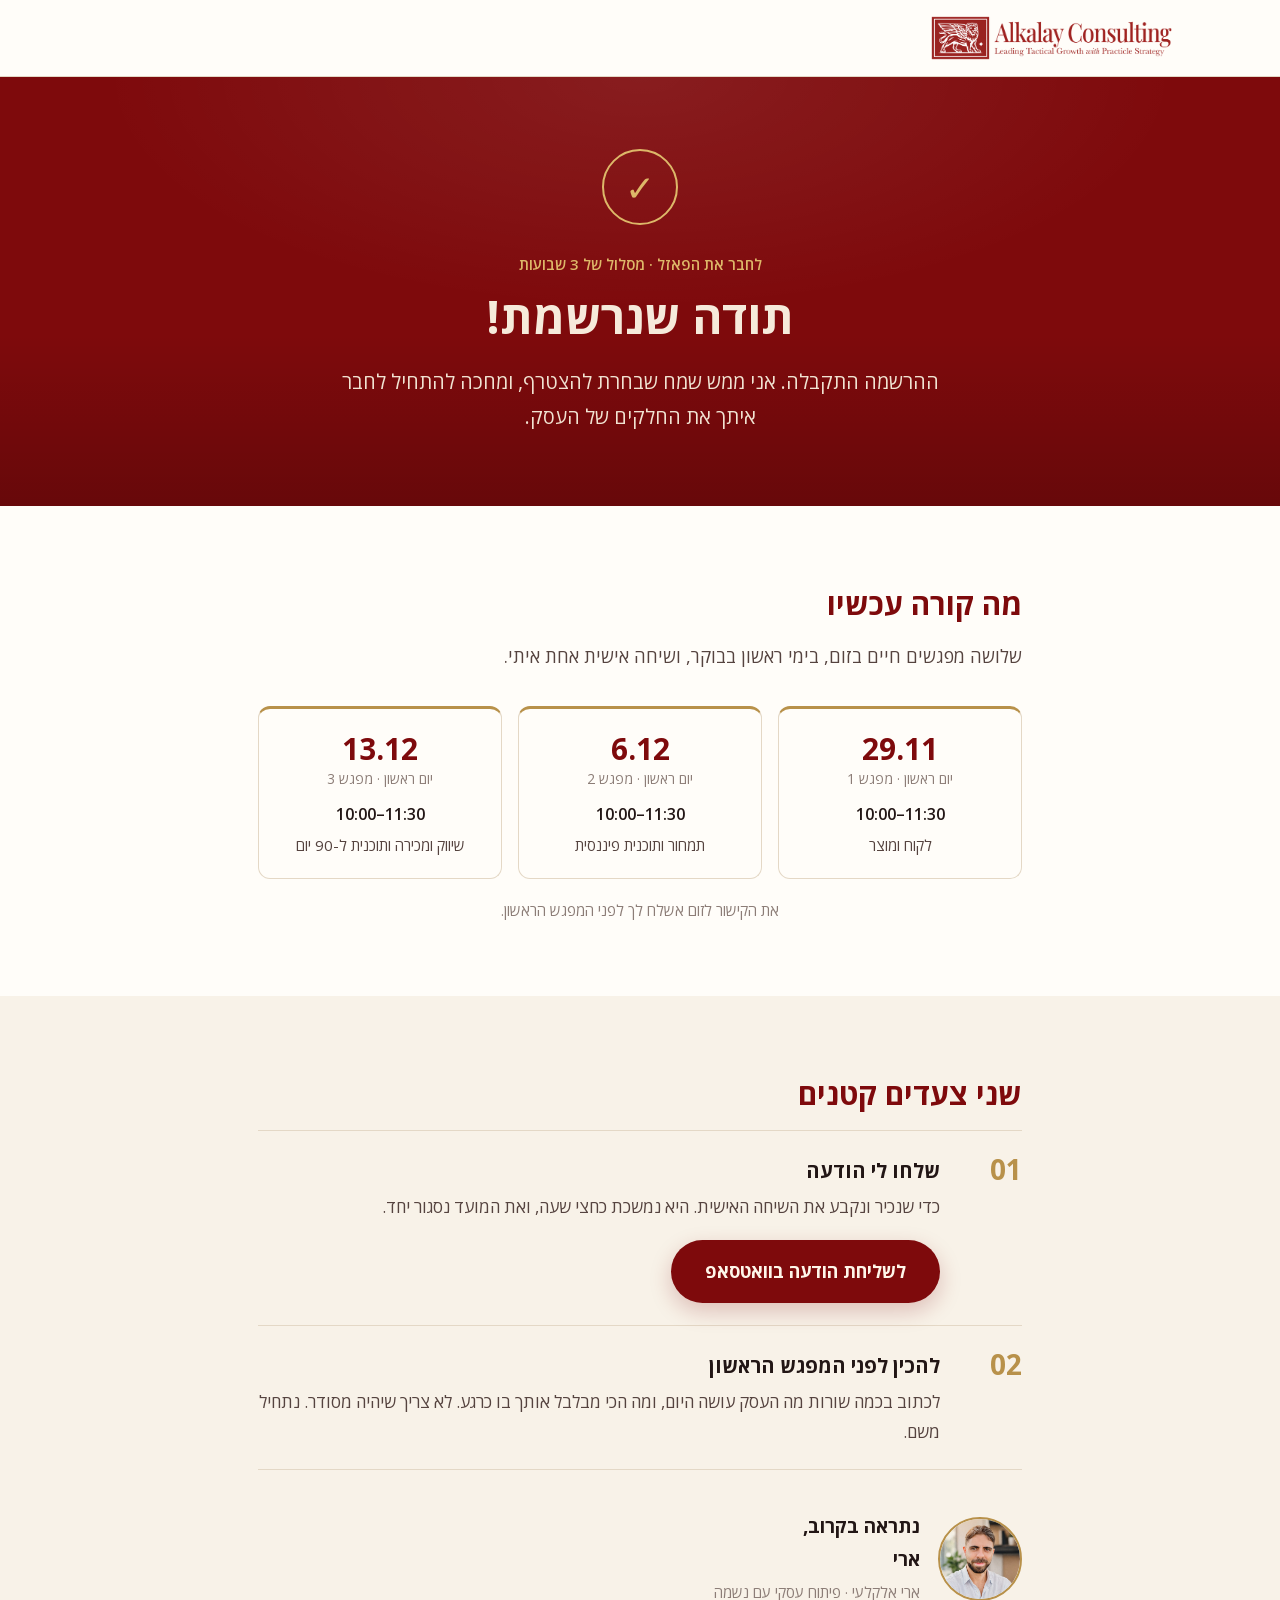
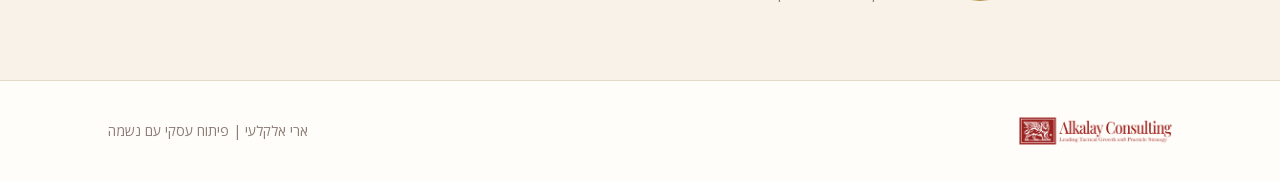
<file: thank-you/index.html>
<!doctype html>
<html lang="he" dir="rtl">
<head>
<meta charset="utf-8">
<meta name="viewport" content="width=device-width, initial-scale=1">
<meta name="robots" content="noindex, nofollow">
<title>תודה שנרשמת | לחבר את הפאזל | Alkalay Consulting</title>
<meta name="theme-color" content="#7a090b">
<link rel="stylesheet" href="../assets/fonts.css">
<style>
:root{--red:#7E0A0C;--red-d:#5A0507;--gold:#B8914A;--gold-l:#DDB869;--ink:#221615;--ink-2:#55433F;--muted:#8C7D77;--cream:#F8F2E8;--paper:#FFFDF9;--rule:#E4D8C6}
*{box-sizing:border-box;margin:0;padding:0}
body{font-family:"Open Sans",system-ui,sans-serif;color:var(--ink);background:var(--paper);font-size:18px;line-height:1.75;-webkit-font-smoothing:antialiased}
img{display:block;max-width:100%}
.wrap{max-width:820px;margin:0 auto;padding:0 28px}
.masthead{border-bottom:1px solid var(--rule)}
.masthead .wrap{display:flex;align-items:center;justify-content:space-between;height:76px;max-width:1120px}
.masthead img{height:44px;width:auto}
.hero{background:var(--red);color:#F6EADB;position:relative;text-align:center}
.hero:before{content:"";position:absolute;inset:0;background:radial-gradient(ellipse 70% 90% at 50% 0%,rgba(255,255,255,.08),transparent 60%),linear-gradient(180deg,transparent 60%,rgba(0,0,0,.18));pointer-events:none}
.hero .wrap{position:relative;padding-top:72px;padding-bottom:72px}
.check{width:76px;height:76px;border-radius:50%;border:2px solid var(--gold-l);display:flex;align-items:center;justify-content:center;margin:0 auto 26px;color:var(--gold-l);font-size:36px;font-weight:700}
.kicker{font-size:15px;font-weight:600;color:var(--gold-l);margin-bottom:12px}
h1{font-size:46px;line-height:1.2;font-weight:700;margin-bottom:20px}
.hero p.lead{font-size:20px;max-width:600px;margin:0 auto;color:#F1E3D2}
.sec{padding:72px 0}
.cream{background:var(--cream)}
h2{font-size:30px;font-weight:700;color:var(--red);margin-bottom:10px}
.sub{color:var(--ink-2);margin-bottom:34px}
.steps{list-style:none;counter-reset:s}
.steps li{display:grid;grid-template-columns:64px 1fr;gap:18px;padding:22px 0;border-top:1px solid var(--rule)}
.steps li:last-child{border-bottom:1px solid var(--rule)}
.steps .n{font-size:28px;font-weight:700;color:var(--gold);line-height:1.2}
.steps h3{font-size:20px;font-weight:700;margin-bottom:4px}
.steps p{color:var(--ink-2);font-size:17px}
.dates{display:grid;grid-template-columns:repeat(3,1fr);gap:16px;margin-top:6px}
.date{background:var(--paper);border:1px solid var(--rule);border-top:3px solid var(--gold);border-radius:12px;padding:22px 18px;text-align:center}
.date .d{font-size:30px;font-weight:700;color:var(--red);line-height:1.2}
.date .w{font-size:14px;color:var(--muted);margin-bottom:8px}
.date .t{font-size:16px;font-weight:600}
.date .topic{font-size:15px;color:var(--ink-2);margin-top:6px;line-height:1.5}
.note{font-size:15px;color:var(--muted);margin-top:18px;text-align:center}
.btn{display:inline-flex;align-items:center;gap:10px;background:var(--red);color:#FFF6EA;text-decoration:none;font-weight:700;font-size:18px;padding:16px 34px;border-radius:999px;box-shadow:0 8px 22px rgba(126,10,12,.22)}
.btn:hover{background:var(--red-d)}
.cta{margin-top:18px}
.sign{display:flex;align-items:center;gap:18px;margin-top:40px}
.sign img{width:84px;height:84px;border-radius:50%;object-fit:cover;border:2px solid var(--gold)}
.sign b{display:block;font-size:19px}
.sign span{color:var(--muted);font-size:15px}
footer{padding:36px 0;border-top:1px solid var(--rule);color:var(--muted);font-size:14px}
footer .wrap{display:flex;justify-content:space-between;align-items:center;gap:20px;max-width:1120px}
footer img{height:28px;width:auto}
@media(max-width:700px){
 body{font-size:17px} .wrap{padding:0 20px}
 h1{font-size:34px} .hero .wrap{padding-top:52px;padding-bottom:52px} .hero p.lead{font-size:18px}
 .sec{padding:52px 0} h2{font-size:26px}
 .dates{grid-template-columns:1fr} .date{display:grid;grid-template-columns:auto 1fr;text-align:right;gap:4px 18px;align-items:center}
 .date .d{grid-row:span 3} .date .w{margin:0}
 .steps li{grid-template-columns:48px 1fr} .btn{width:100%;justify-content:center}
}
</style>
</head>
<body>
<header class="masthead"><div class="wrap"><img src="../assets/logo.png" alt="Alkalay Consulting"></div></header>

<section class="hero"><div class="wrap">
  <div class="check">✓</div>
  <div class="kicker">לחבר את הפאזל · מסלול של 3 שבועות</div>
  <h1>תודה שנרשמת!</h1>
  <p class="lead">ההרשמה התקבלה. אני ממש שמח שבחרת להצטרף, ומחכה להתחיל לחבר איתך את החלקים של העסק.</p>
</div></section>

<section class="sec"><div class="wrap">
  <h2>מה קורה עכשיו</h2>
  <p class="sub">שלושה מפגשים חיים בזום, בימי ראשון בבוקר, ושיחה אישית אחת איתי.</p>
  <div class="dates">
    <div class="date"><div class="d">29.11</div><div class="w">יום ראשון · מפגש 1</div><div class="t"><bdi dir="ltr">10:00–11:30</bdi></div><div class="topic">לקוח ומוצר</div></div>
    <div class="date"><div class="d">6.12</div><div class="w">יום ראשון · מפגש 2</div><div class="t"><bdi dir="ltr">10:00–11:30</bdi></div><div class="topic">תמחור ותוכנית פיננסית</div></div>
    <div class="date"><div class="d">13.12</div><div class="w">יום ראשון · מפגש 3</div><div class="t"><bdi dir="ltr">10:00–11:30</bdi></div><div class="topic">שיווק ומכירה ותוכנית ל-90 יום</div></div>
  </div>
  <p class="note">את הקישור לזום אשלח לך לפני המפגש הראשון.</p>
</div></section>

<section class="sec cream"><div class="wrap">
  <h2>שני צעדים קטנים</h2>
  <ol class="steps">
    <li><div class="n">01</div><div><h3>שלחו לי הודעה</h3><p>כדי שנכיר ונקבע את השיחה האישית. היא נמשכת כחצי שעה, ואת המועד נסגור יחד.</p>
      <div class="cta"><a class="btn" href="https://wa.me/972523313827?text=%D7%94%D7%99%D7%99%20%D7%90%D7%A8%D7%99%2C%20%D7%A0%D7%A8%D7%A9%D7%9E%D7%AA%D7%99%20%D7%9C%D7%9C%D7%97%D7%91%D7%A8%20%D7%90%D7%AA%20%D7%94%D7%A4%D7%90%D7%96%D7%9C%20%3A%29%20%D7%9E%D7%AA%D7%99%20%D7%A0%D7%95%D7%97%20%D7%9C%D7%9A%20%D7%9C%D7%A7%D7%91%D7%95%D7%A2%20%D7%90%D7%AA%20%D7%94%D7%A9%D7%99%D7%97%D7%94%20%D7%94%D7%90%D7%99%D7%A9%D7%99%D7%AA%3F" target="_blank" rel="noopener">לשליחת הודעה בוואטסאפ</a></div></div></li>
    <li><div class="n">02</div><div><h3>להכין לפני המפגש הראשון</h3><p>לכתוב בכמה שורות מה העסק עושה היום, ומה הכי מבלבל אותך בו כרגע. לא צריך שיהיה מסודר. נתחיל משם.</p></div></li>
  </ol>
  <div class="sign"><img src="../assets/ari-about.jpg" alt="ארי אלקלעי"><div><b>נתראה בקרוב,<br>ארי</b><span>ארי אלקלעי · פיתוח עסקי עם נשמה</span></div></div>
</div></section>

<footer><div class="wrap"><img src="../assets/logo.png" alt="Alkalay Consulting"><span>ארי אלקלעי | פיתוח עסקי עם נשמה</span></div></footer>
</body></html>
</file>
<file: assets/fonts.css>
@font-face {
  font-family: 'Open Sans';
  font-style: normal;
  font-weight: 400;
  font-stretch: 100%;
  font-display: swap;
  src: url(fonts/OpenSans-400-hebrew.woff2) format('woff2');
  unicode-range: U+0307-0308, U+0590-05FF, U+200C-2010, U+20AA, U+25CC, U+FB1D-FB4F;
}
@font-face {
  font-family: 'Open Sans';
  font-style: normal;
  font-weight: 400;
  font-stretch: 100%;
  font-display: swap;
  src: url(fonts/OpenSans-400-latin.woff2) format('woff2');
  unicode-range: U+0000-00FF, U+0131, U+0152-0153, U+02BB-02BC, U+02C6, U+02DA, U+02DC, U+0304, U+0308, U+0329, U+2000-206F, U+20AC, U+2122, U+2191, U+2193, U+2212, U+2215, U+FEFF, U+FFFD;
}
@font-face {
  font-family: 'Open Sans';
  font-style: normal;
  font-weight: 600;
  font-stretch: 100%;
  font-display: swap;
  src: url(fonts/OpenSans-600-hebrew.woff2) format('woff2');
  unicode-range: U+0307-0308, U+0590-05FF, U+200C-2010, U+20AA, U+25CC, U+FB1D-FB4F;
}
@font-face {
  font-family: 'Open Sans';
  font-style: normal;
  font-weight: 600;
  font-stretch: 100%;
  font-display: swap;
  src: url(fonts/OpenSans-600-latin.woff2) format('woff2');
  unicode-range: U+0000-00FF, U+0131, U+0152-0153, U+02BB-02BC, U+02C6, U+02DA, U+02DC, U+0304, U+0308, U+0329, U+2000-206F, U+20AC, U+2122, U+2191, U+2193, U+2212, U+2215, U+FEFF, U+FFFD;
}
@font-face {
  font-family: 'Open Sans';
  font-style: normal;
  font-weight: 700;
  font-stretch: 100%;
  font-display: swap;
  src: url(fonts/OpenSans-700-hebrew.woff2) format('woff2');
  unicode-range: U+0307-0308, U+0590-05FF, U+200C-2010, U+20AA, U+25CC, U+FB1D-FB4F;
}
@font-face {
  font-family: 'Open Sans';
  font-style: normal;
  font-weight: 700;
  font-stretch: 100%;
  font-display: swap;
  src: url(fonts/OpenSans-700-latin.woff2) format('woff2');
  unicode-range: U+0000-00FF, U+0131, U+0152-0153, U+02BB-02BC, U+02C6, U+02DA, U+02DC, U+0304, U+0308, U+0329, U+2000-206F, U+20AC, U+2122, U+2191, U+2193, U+2212, U+2215, U+FEFF, U+FFFD;
}
</file>
